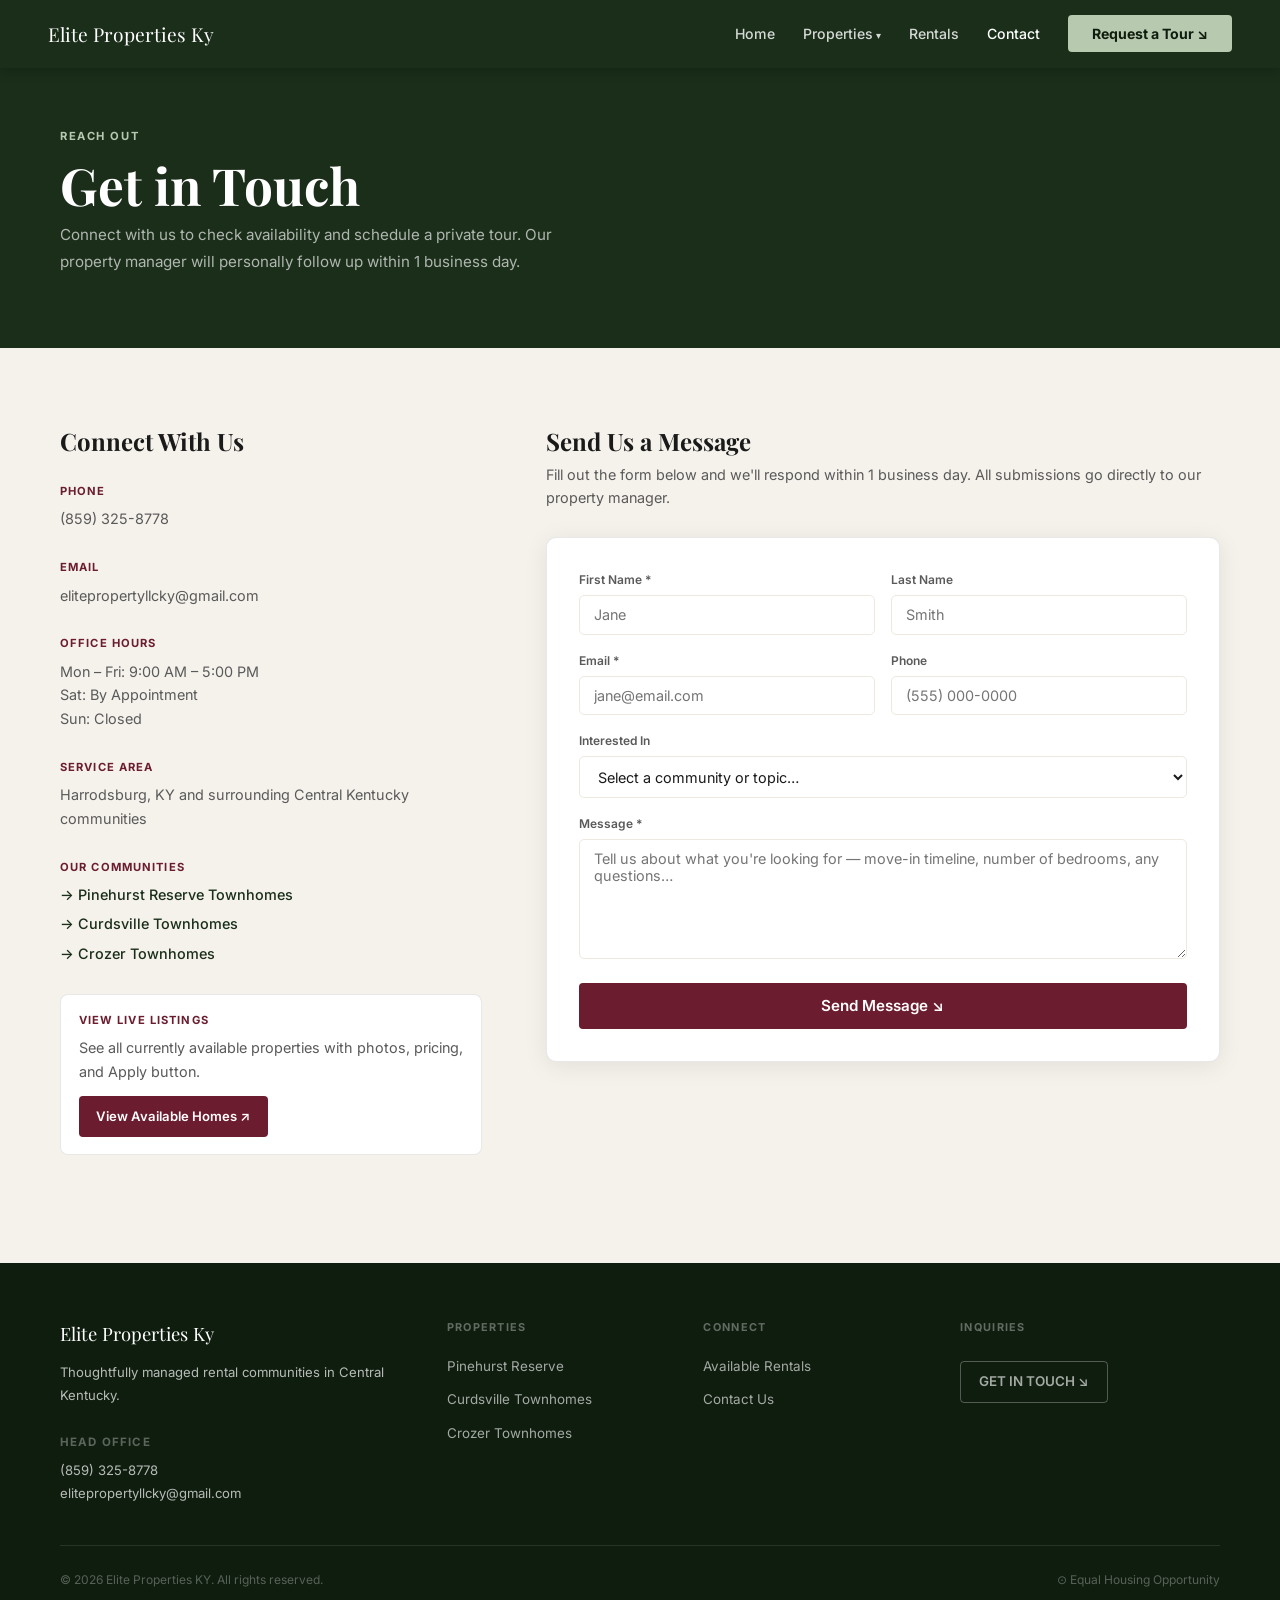
<file: contact.html>
<!DOCTYPE html>
<html lang="en">
<head>
<meta charset="UTF-8"><meta name="viewport" content="width=device-width, initial-scale=1.0">
<title>Contact | Elite Properties Ky</title>
<link rel="icon" href="data:image/svg+xml,<svg xmlns='http://www.w3.org/2000/svg' viewBox='0 0 100 100'><rect fill='%23008C45' width='100' height='100'/><text x='50' y='70' font-size='65' font-weight='bold' fill='white' text-anchor='middle' font-family='serif'>E</text></svg>" />
<link rel="preconnect" href="https://fonts.googleapis.com">
<link href="https://fonts.googleapis.com/css2?family=Playfair+Display:wght@700&family=Inter:wght@400;500;600;700&display=swap" rel="stylesheet">
<link rel="stylesheet" href="style.css">
<style>
.contact-hero { background: var(--forest); padding: 8rem 3rem 4.5rem; }
.contact-hero h1 { color: var(--white); font-size: clamp(2rem,4vw,3.2rem); margin-bottom: .5rem; }
.contact-hero p { color: rgba(255,255,255,.65); font-size: .95rem; max-width: 540px; line-height: 1.75; }
.contact-body { background: var(--cream); padding: 5rem 3rem; }
.contact-grid { display: grid; grid-template-columns: 1fr 1.6fr; gap: 4rem; align-items: start; }
.contact-info h2 { font-family:'Playfair Display',serif; font-size:1.5rem; color:var(--text); margin-bottom:1.75rem; }
.info-block { margin-bottom: 1.75rem; }
.info-block h4 { font-size:.7rem; font-weight:700; letter-spacing:.1em; text-transform:uppercase; color:var(--burgundy); margin-bottom:.4rem; }
.info-block p, .info-block a { font-size:.9rem; color:var(--muted); line-height:1.65; }
.info-block a:hover { color:var(--forest); }
.contact-form-wrap h2 { font-family:'Playfair Display',serif; font-size:1.5rem; color:var(--text); margin-bottom:.5rem; }
.contact-form-wrap > p { color:var(--muted); font-size:.9rem; margin-bottom:1.75rem; }
.form-card { background:var(--white); border-radius:10px; padding:2rem; border:1px solid var(--border); box-shadow:var(--shadow); }
.form-success { display:none; background:#e8f5e8; border:1px solid #b8d8b8; border-radius:6px; padding:1rem 1.25rem; color:#1a5c1a; font-size:.9rem; margin-top:1rem; }
.form-error { display:none; background:#f5e8e8; border:1px solid #d8b8b8; border-radius:6px; padding:1rem 1.25rem; color:#5c1a1a; font-size:.9rem; margin-top:1rem; }
@media(max-width:900px){.contact-hero,.contact-body{padding-left:1.5rem;padding-right:1.5rem;}.contact-grid{grid-template-columns:1fr;gap:2.5rem;}}
</style>
</head>
<body>
<nav>
  <a href="index.html" class="nav-logo">Elite Properties Ky</a>
  <ul class="nav-links">
    <li><a href="/">Home</a></li>
    <li class="nav-dropdown"><a href="#">Properties</a>
      <div class="dropdown-menu">
        <a href="pinehurst">Pinehurst Reserve Townhomes</a>
        <a href="curdsville">Curdsville Townhomes</a>
        <a href="crozer">Crozer Townhomes</a>
      </div>
    </li>
    <li><a href="rentals.html">Rentals</a></li>
    <li><a href="contact.html" class="active">Contact</a></li>
    <li><a href="contact.html" class="nav-cta">Request a Tour ↘</a></li>
  </ul>
  <button class="nav-toggle" aria-label="Menu"><span></span><span></span><span></span></button>
</nav>

<div class="contact-hero">
  <div class="wrap">
    <span class="section-label section-label-accent">Reach Out</span>
    <h1>Get in Touch</h1>
    <p>Connect with us to check availability and schedule a private tour. Our property manager will personally follow up within 1 business day.</p>
  </div>
</div>

<div class="contact-body">
  <div class="wrap">
    <div class="contact-grid">

      <!-- LEFT: INFO -->
      <div class="contact-info">
        <h2>Connect With Us</h2>
        <div class="info-block">
          <h4>Phone</h4>
          <p><a href="tel:8593258778">(859) 325-8778</a></p>
        </div>
        <div class="info-block">
          <h4>Email</h4>
          <p><a href="mailto:elitepropertyllcky@gmail.com">elitepropertyllcky@gmail.com</a></p>
        </div>
        <div class="info-block">
          <h4>Office Hours</h4>
          <p>Mon – Fri: 9:00 AM – 5:00 PM<br>Sat: By Appointment<br>Sun: Closed</p>
        </div>
        <div class="info-block">
          <h4>Service Area</h4>
          <p>Harrodsburg, KY and surrounding Central Kentucky communities</p>
        </div>
        <div class="info-block">
          <h4>Our Communities</h4>
          <p>
            <a href="pinehurst" style="display:block;color:var(--forest);font-weight:500;margin-bottom:.35rem;">→ Pinehurst Reserve Townhomes</a>
            <a href="curdsville" style="display:block;color:var(--forest);font-weight:500;margin-bottom:.35rem;">→ Curdsville Townhomes</a>
            <a href="crozer" style="display:block;color:var(--forest);font-weight:500;">→ Crozer Townhomes</a>
          </p>
        </div>
        <div class="info-block" style="background:var(--white);border-radius:8px;padding:1.1rem;border:1px solid var(--border);">
          <h4>View Live Listings</h4>
          <p style="margin-bottom:.75rem">See all currently available properties with photos, pricing, and Apply button.</p>
          <a href="https://propertymanage.biz/u36003/rentals/listings" target="_blank" class="btn btn-burgundy" style="font-size:.82rem;padding:.6rem 1.1rem;display:inline-flex;color:white;">View Available Homes ↗</a>
        </div>
      </div>

      <!-- RIGHT: FORM (Web3Forms → elitepropertyllcky@gmail.com + Johnlyons1035@gmail.com) -->
      <div class="contact-form-wrap">
        <h2>Send Us a Message</h2>
        <p>Fill out the form below and we'll respond within 1 business day. All submissions go directly to our property manager.</p>

        <div class="form-card">
          <form id="contactForm" onsubmit="handleSubmit(event)">

            <!-- ✅ Web3Forms — emails elitepropertyllcky@gmail.com + Johnlyons1035@gmail.com -->
            <input type="hidden" name="access_key" value="5d942abe-395e-4d1a-a95b-030efd0edc16">
            <input type="hidden" name="subject" value="New Inquiry — Elite Properties KY">
            <input type="hidden" name="to" value="elitepropertyllcky@gmail.com">
            <input type="hidden" name="from_name" value="Elite Properties Website">
            <input type="hidden" name="redirect" value="false">
            <input type="hidden" name="cc" value="Johnlyons1035@gmail.com">
            <input type="hidden" name="replyto" value="elitepropertyllcky@gmail.com">
            <!-- Honeypot spam protection -->
            <input type="checkbox" name="botcheck" style="display:none">

            <div class="form-row">
              <div class="form-group">
                <label for="firstName">First Name *</label>
                <input type="text" id="firstName" name="firstName" required placeholder="Jane">
              </div>
              <div class="form-group">
                <label for="lastName">Last Name</label>
                <input type="text" id="lastName" name="lastName" placeholder="Smith">
              </div>
            </div>
            <div class="form-row">
              <div class="form-group">
                <label for="email">Email *</label>
                <input type="email" id="email" name="email" required placeholder="jane@email.com">
              </div>
              <div class="form-group">
                <label for="phone">Phone</label>
                <input type="tel" id="phone" name="phone" placeholder="(555) 000-0000">
              </div>
            </div>
            <div class="form-row">
              <div class="form-group full">
                <label for="interest">Interested In</label>
                <select id="interest" name="interest">
                  <option value="">Select a community or topic…</option>
                  <option value="Pinehurst Reserve">Pinehurst Reserve Townhomes</option>
                  <option value="Curdsville Townhomes">Curdsville Townhomes</option>
                  <option value="Crozer Townhomes">Crozer Townhomes</option>
                  <option value="General Inquiry">General Inquiry</option>
                  <option value="Request a Tour">Request a Tour</option>
                  <option value="Check Availability">Check Availability</option>
                </select>
              </div>
            </div>
            <div class="form-row">
              <div class="form-group full">
                <label for="message">Message *</label>
                <textarea id="message" name="message" required placeholder="Tell us about what you're looking for — move-in timeline, number of bedrooms, any questions…"></textarea>
              </div>
            </div>

            <button type="submit" id="submitBtn"
              class="btn btn-burgundy"
              style="width:100%;justify-content:center;padding:.85rem;margin-top:.5rem;font-size:.95rem;">
              Send Message ↘
            </button>
          </form>

          <div class="form-success" id="formSuccess">
            ✓ Thank you! Your message has been sent. We'll be in touch within 1 business day.
          </div>
          <div class="form-error" id="formError">
            ⚠ Something went wrong. Please try again or email us at
            <a href="mailto:elitepropertyllcky@gmail.com">elitepropertyllcky@gmail.com</a>
          </div>
        </div>
      </div>

    </div>
  </div>
</div>

<footer>
  <div class="footer-grid">
    <div class="footer-brand">
      <a href="index.html" class="footer-logo">Elite Properties Ky</a>
      <p>Thoughtfully managed rental communities in Central Kentucky.</p>
      <br>
      <p style="font-size:.72rem;color:rgba(255,255,255,.32);font-weight:700;letter-spacing:.1em;text-transform:uppercase;margin-bottom:.4rem">HEAD OFFICE</p>
      <p style="font-size:.82rem">(859) 325-8778<br>elitepropertyllcky@gmail.com</p>
    </div>
    <div class="footer-col"><h4>Properties</h4><ul>
      <li><a href="pinehurst.html">Pinehurst Reserve</a></li>
      <li><a href="curdsville.html">Curdsville Townhomes</a></li>
      <li><a href="crozer.html">Crozer Townhomes</a></li>
    </ul></div>
    <div class="footer-col"><h4>Connect</h4><ul>
      <li><a href="rentals.html">Available Rentals</a></li>
      <li><a href="contact.html">Contact Us</a></li>
    </ul></div>
    <div class="footer-col"><h4>Inquiries</h4>
      <a href="contact.html" class="footer-cta-btn">GET IN TOUCH ↘</a>
    </div>
  </div>
  <div class="footer-bottom">
    <span>© 2026 Elite Properties KY. All rights reserved.</span>
    <span>⊙ Equal Housing Opportunity</span>
  </div>
</footer>

<script src="main.js"></script>
<script>
async function handleSubmit(e) {
  e.preventDefault();
  const form    = e.target;
  const btn     = document.getElementById('submitBtn');
  const success = document.getElementById('formSuccess');
  const error   = document.getElementById('formError');

  // Reset states
  success.style.display = 'none';
  error.style.display   = 'none';
  btn.disabled          = true;
  btn.textContent       = 'Sending…';

  try {
    const formData = new FormData(form);
    const res = await fetch('https://api.web3forms.com/submit', {
      method:  'POST',
      headers: { 'Accept': 'application/json' },
      body:    formData
    });

    const data = await res.json();

    if (data.success) {
      form.style.display    = 'none';
      success.style.display = 'block';
    } else {
      throw new Error(data.message || 'Submission failed');
    }
  } catch (err) {
    console.error('Form error:', err);
    error.style.display = 'block';
    btn.disabled        = false;
    btn.textContent     = 'Send Message ↘';
  }
}
</script>
</body>
</html>
</file>
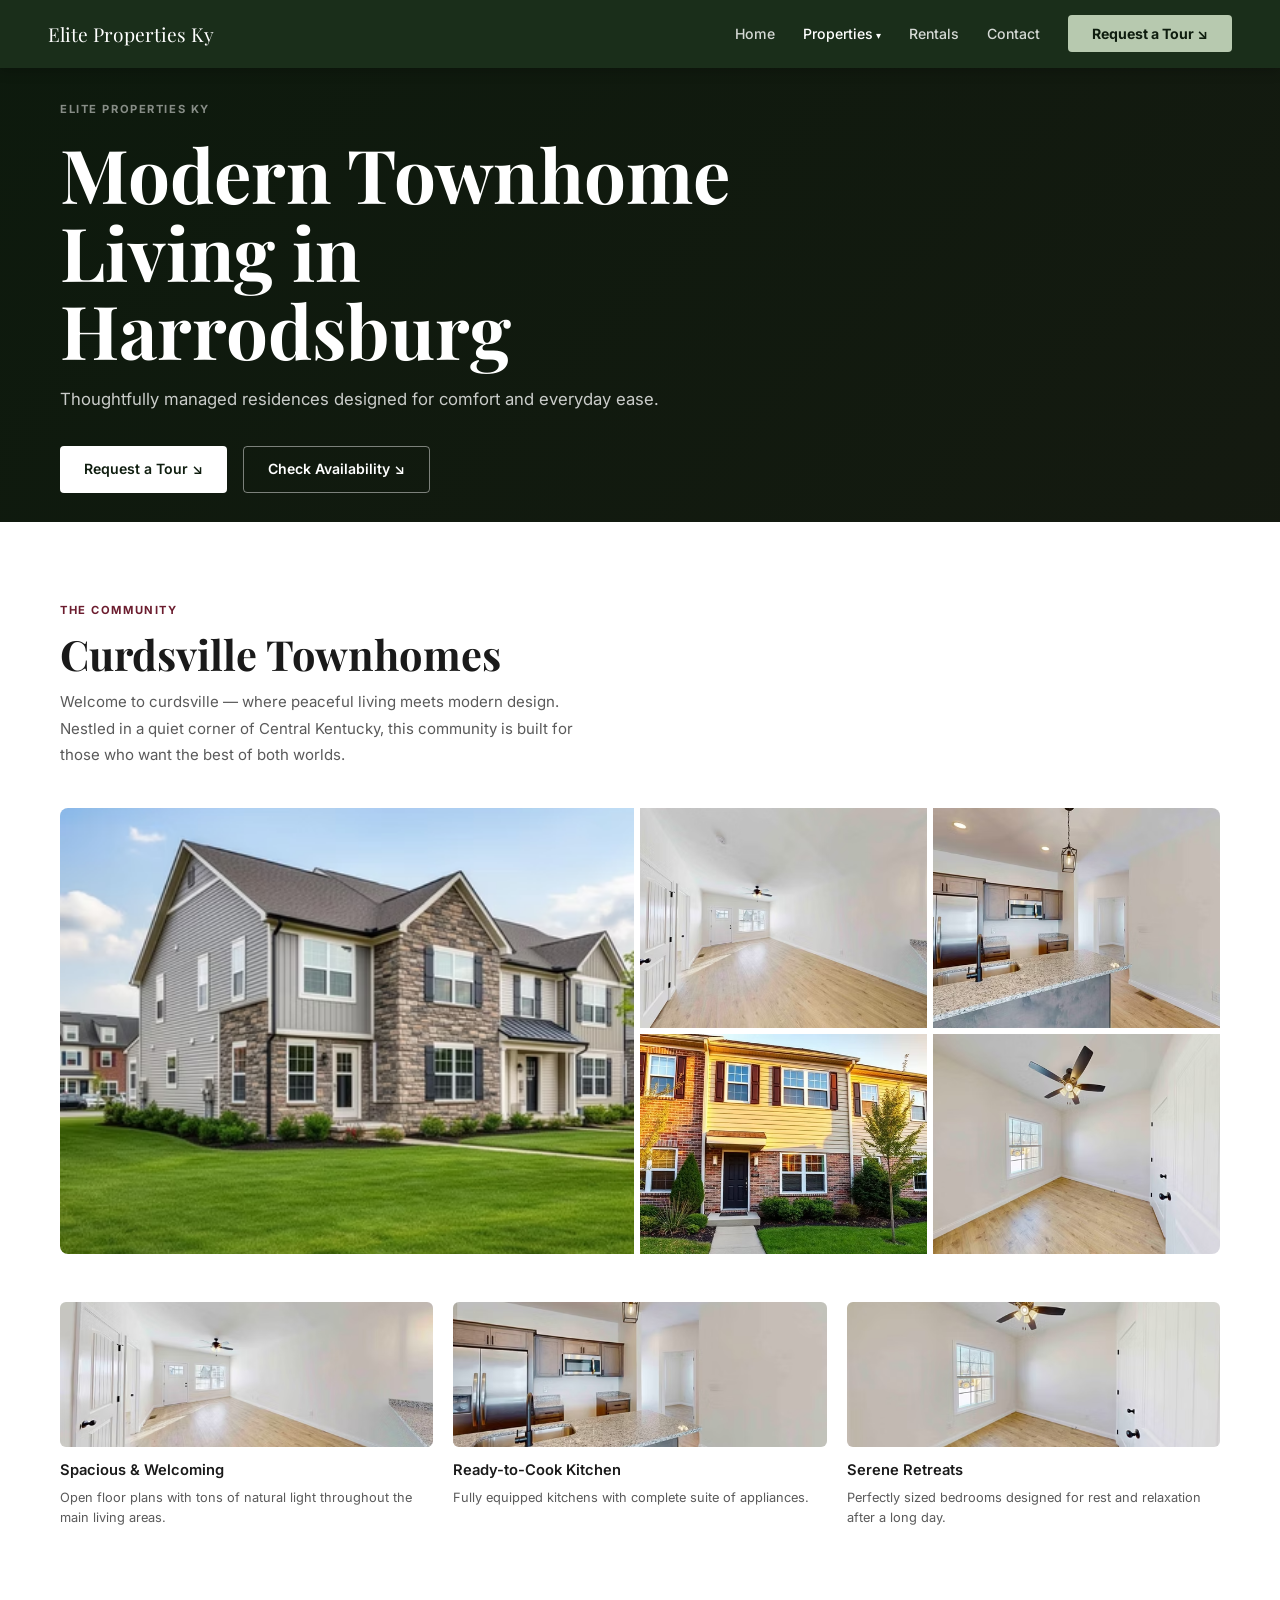
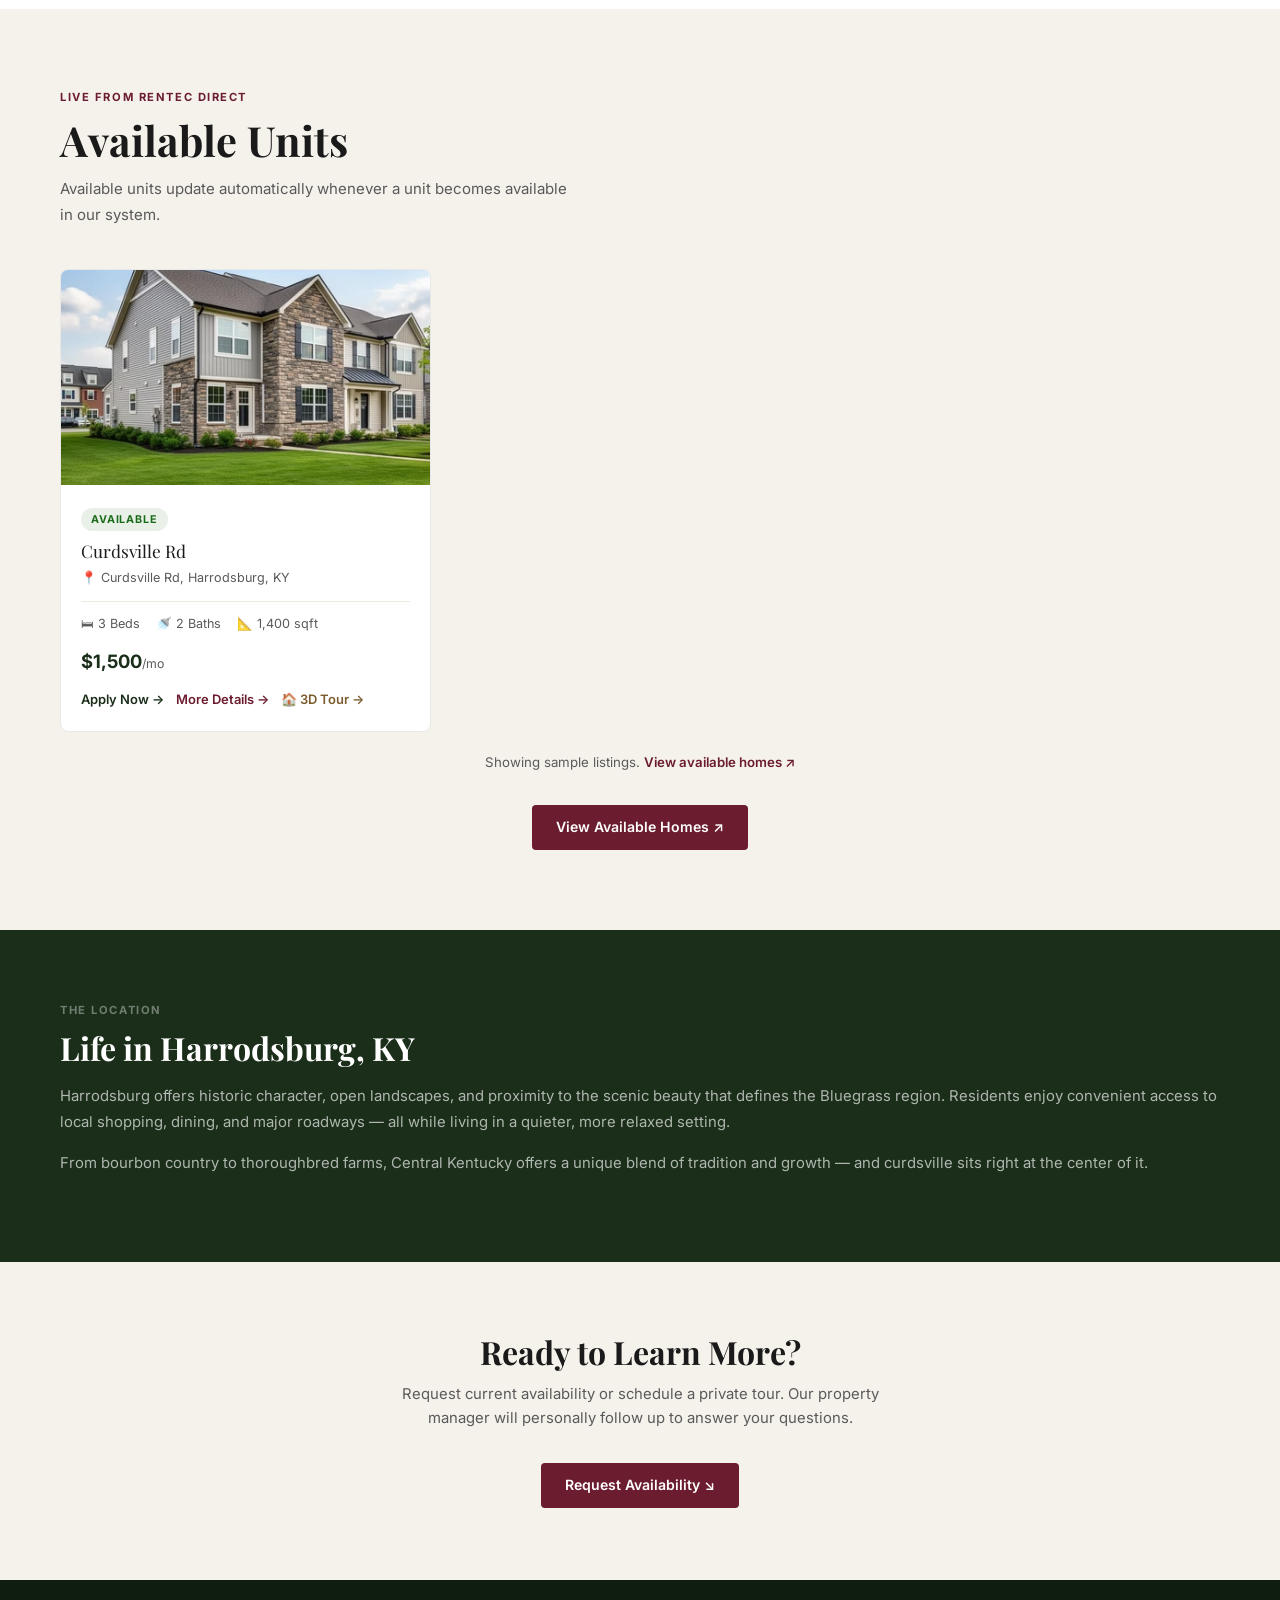
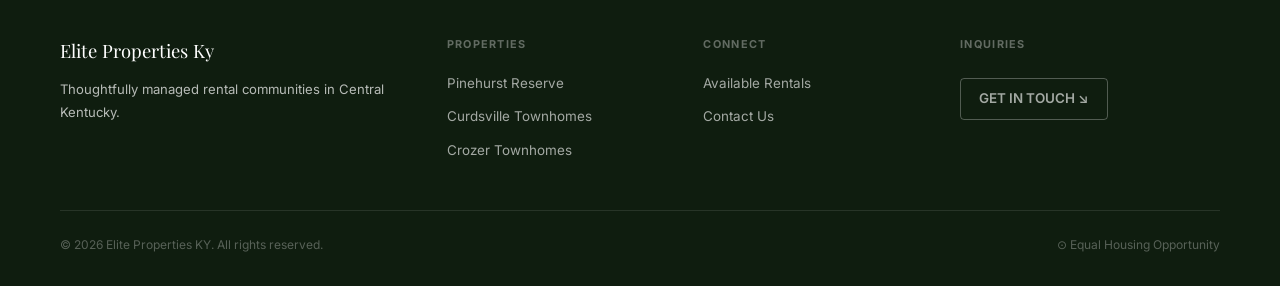
<file: curdsville.html>
<!DOCTYPE html>
<html lang="en">
<head>
<meta charset="UTF-8"><meta name="viewport" content="width=device-width, initial-scale=1.0">
<title>Curdsville Townhomes | Elite Properties Ky</title>
<link rel="icon" href="data:image/svg+xml,<svg xmlns='http://www.w3.org/2000/svg' viewBox='0 0 100 100'><rect fill='%23008C45' width='100' height='100'/><text x='50' y='70' font-size='65' font-weight='bold' fill='white' text-anchor='middle' font-family='serif'>E</text></svg>" />
<link rel="preconnect" href="https://fonts.googleapis.com">
<link href="https://fonts.googleapis.com/css2?family=Playfair+Display:wght@700&family=Inter:wght@400;500;600;700&display=swap" rel="stylesheet">
<link rel="stylesheet" href="style.css">
<style>
.comm-life { background:var(--forest); padding:4.5rem 3rem; }
.comm-life span { color:rgba(255,255,255,.38); }
.comm-life h2 { font-family:'Playfair Display',serif; font-size:clamp(1.5rem,2.5vw,2rem); color:var(--white); margin-bottom:1rem; }
.comm-life p { font-size:.93rem; line-height:1.8; color:rgba(255,255,255,.65); margin-bottom:.85rem; }
.cta-section { background:var(--cream); text-align:center; padding:4.5rem 3rem; }
.cta-section h2 { font-family:'Playfair Display',serif; font-size:clamp(1.5rem,2.5vw,2rem); margin-bottom:.75rem; }
.cta-section p { color:var(--muted); max-width:480px; margin:0 auto 2rem; font-size:.93rem; }
@media(max-width:768px){.photo-gallery{grid-template-columns:1fr 1fr;grid-template-rows:auto;}.photo-gallery img:first-child{grid-row:auto;}}
</style>
</head>
<body>
<nav>
  <a href="index.html" class="nav-logo">Elite Properties Ky</a>
  <ul class="nav-links">
    <li><a href="/">Home</a></li>
    <li class="nav-dropdown"><a href="#" class="active">Properties</a>
      <div class="dropdown-menu">
        <a href="pinehurst">Pinehurst Reserve Townhomes</a>
        <a href="curdsville">Curdsville Townhomes</a>
        <a href="crozer">Crozer Townhomes</a>
      </div>
    </li>
    <li><a href="rentals">Rentals</a></li>
    <li><a href="contact">Contact</a></li>
    <li><a href="contact" class="nav-cta">Request a Tour ↘</a></li>
  </ul>
  <button class="nav-toggle" aria-label="Menu"><span></span><span></span><span></span></button>
</nav>

<section class="hero hero-short">
  <div class="hero-bg" style="background-image:url('https://static.wixstatic.com/media/23b958_6a4a3c3a8d1b416b8bd9cf13ebec25a1~mv2.jpg/v1/fill/w_1920,h_1080,q_90,enc_avif,quality_auto/23b958_c63b4e289097448fad026cc8f93c95b8~mv2.jpg');"></div>
  <div class="hero-overlay"></div>
  <div class="hero-inner">
  <div class="hero-content">
    <span class="hero-eyebrow">Elite Properties Ky</span>
    <h1>Modern Townhome Living in Harrodsburg</h1>
    <p class="hero-sub">Thoughtfully managed residences designed for comfort and everyday ease.</p>
    <div class="hero-actions">
      <a href="contact" class="btn btn-white">Request a Tour ↘</a>
      <a href="#availability" class="btn btn-outline-white">Check Availability ↘</a>
    </div>
  </div>
  </div>
</section>

<section class="section">
  <div class="wrap">
    <span class="section-label">The Community</span>
    <h2 class="section-title">Curdsville Townhomes</h2>
    <p class="section-sub">Welcome to curdsville — where peaceful living meets modern design. Nestled in a quiet corner of Central Kentucky, this community is built for those who want the best of both worlds.</p>

    <div class="photo-gallery">
      <img src="images/home-hero-2.avif" alt="Pinehurst exterior">
      <img src="images/web-20.avif" alt="Living area">
      <img src="images/web-16.avif" alt="Kitchen">
      <img src="images/property-secondary.avif" alt="Exterior 2">
      <img src="images/web-19.avif" alt="Bedroom">
    </div>

    <div class="feature-grid" style="margin-top:3rem;">
      <div class="feature-item">
        <img src="images/web-20.avif" alt="Spacious">
        <h4>Spacious & Welcoming</h4><p>Open floor plans with tons of natural light throughout the main living areas.</p>
      </div>
      <div class="feature-item">
        <img src="images/web-16.avif" alt="Kitchen">
        <h4>Ready-to-Cook Kitchen</h4><p>Fully equipped kitchens with complete suite of appliances.</p>
      </div>
      <div class="feature-item">
        <img src="images/web-19.avif" alt="Bedroom">
        <h4>Serene Retreats</h4><p>Perfectly sized bedrooms designed for rest and relaxation after a long day.</p>
      </div>
    </div>
  </div>
</section>

<!-- LIVE UNITS FROM RENTEC -->
<section class="section" style="background:var(--cream);" id="availability">
  <div class="wrap">
    <span class="section-label">Live from Rentec Direct</span>
    <h2 class="section-title">Available Units</h2>
    <p class="section-sub">Available units update automatically whenever a unit becomes available in our system.</p>
    <div class="prop-grid" id="propsGrid">
      <div class="state-center"><div class="spinner"></div><p>Loading units…</p></div>
    </div>
    <div style="text-align:center;margin-top:2rem;">
      <a href="https://propertymanage.biz/u36003/rentals/listings" target="_blank" class="btn btn-burgundy">View Available Homes ↗</a>
    </div>
  </div>
</section>

<div class="comm-life">
  <div class="wrap">
    <span class="section-label">The Location</span>
    <h2>Life in Harrodsburg, KY</h2>
    <p>Harrodsburg offers historic character, open landscapes, and proximity to the scenic beauty that defines the Bluegrass region. Residents enjoy convenient access to local shopping, dining, and major roadways — all while living in a quieter, more relaxed setting.</p>
    <p>From bourbon country to thoroughbred farms, Central Kentucky offers a unique blend of tradition and growth — and curdsville sits right at the center of it.</p>
  </div>
</div>

<div class="cta-section">
  <h2>Ready to Learn More?</h2>
  <p>Request current availability or schedule a private tour. Our property manager will personally follow up to answer your questions.</p>
  <a href="contact.html" class="btn btn-burgundy">Request Availability ↘</a>
</div>

<footer>
  <div class="footer-grid">
    <div class="footer-brand"><a href="index.html" class="footer-logo">Elite Properties Ky</a><p>Thoughtfully managed rental communities in Central Kentucky.</p></div>
    <div class="footer-col"><h4>Properties</h4><ul><li><a href="pinehurst">Pinehurst Reserve</a></li><li><a href="curdsville">Curdsville Townhomes</a></li><li><a href="crozer">Crozer Townhomes</a></li></ul></div>
    <div class="footer-col"><h4>Connect</h4><ul><li><a href="rentals.html">Available Rentals</a></li><li><a href="contact.html">Contact Us</a></li></ul></div>
    <div class="footer-col"><h4>Inquiries</h4><a href="contact.html" class="footer-cta-btn">GET IN TOUCH ↘</a></div>
  </div>
  <div class="footer-bottom"><span>© 2026 Elite Properties KY. All rights reserved.</span><span>⊙ Equal Housing Opportunity</span></div>
</footer>
<script src="main.js"></script>
<script>
  document.addEventListener('DOMContentLoaded', () => {
    loadProperties({ gridId:'propsGrid', communityFilter:'curdsville' });
  });
</script>
</body>
</html>
</file>
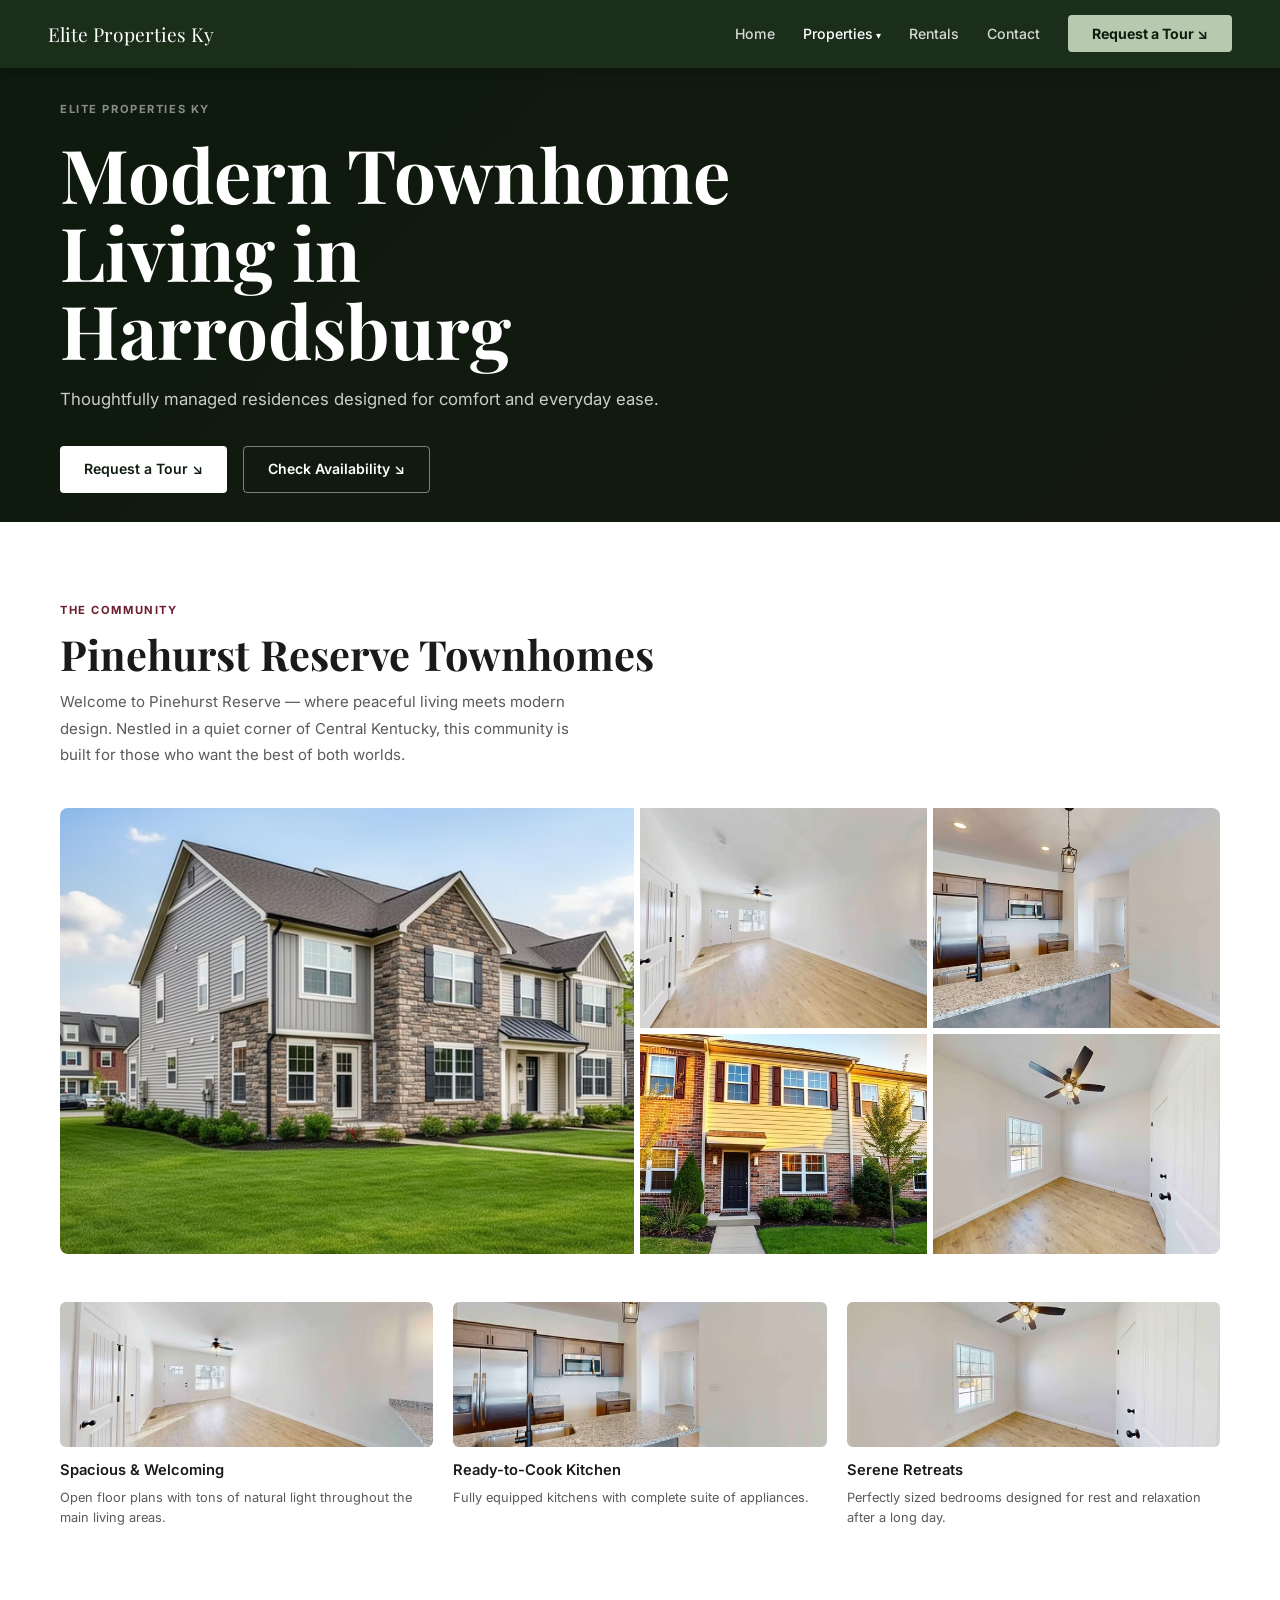
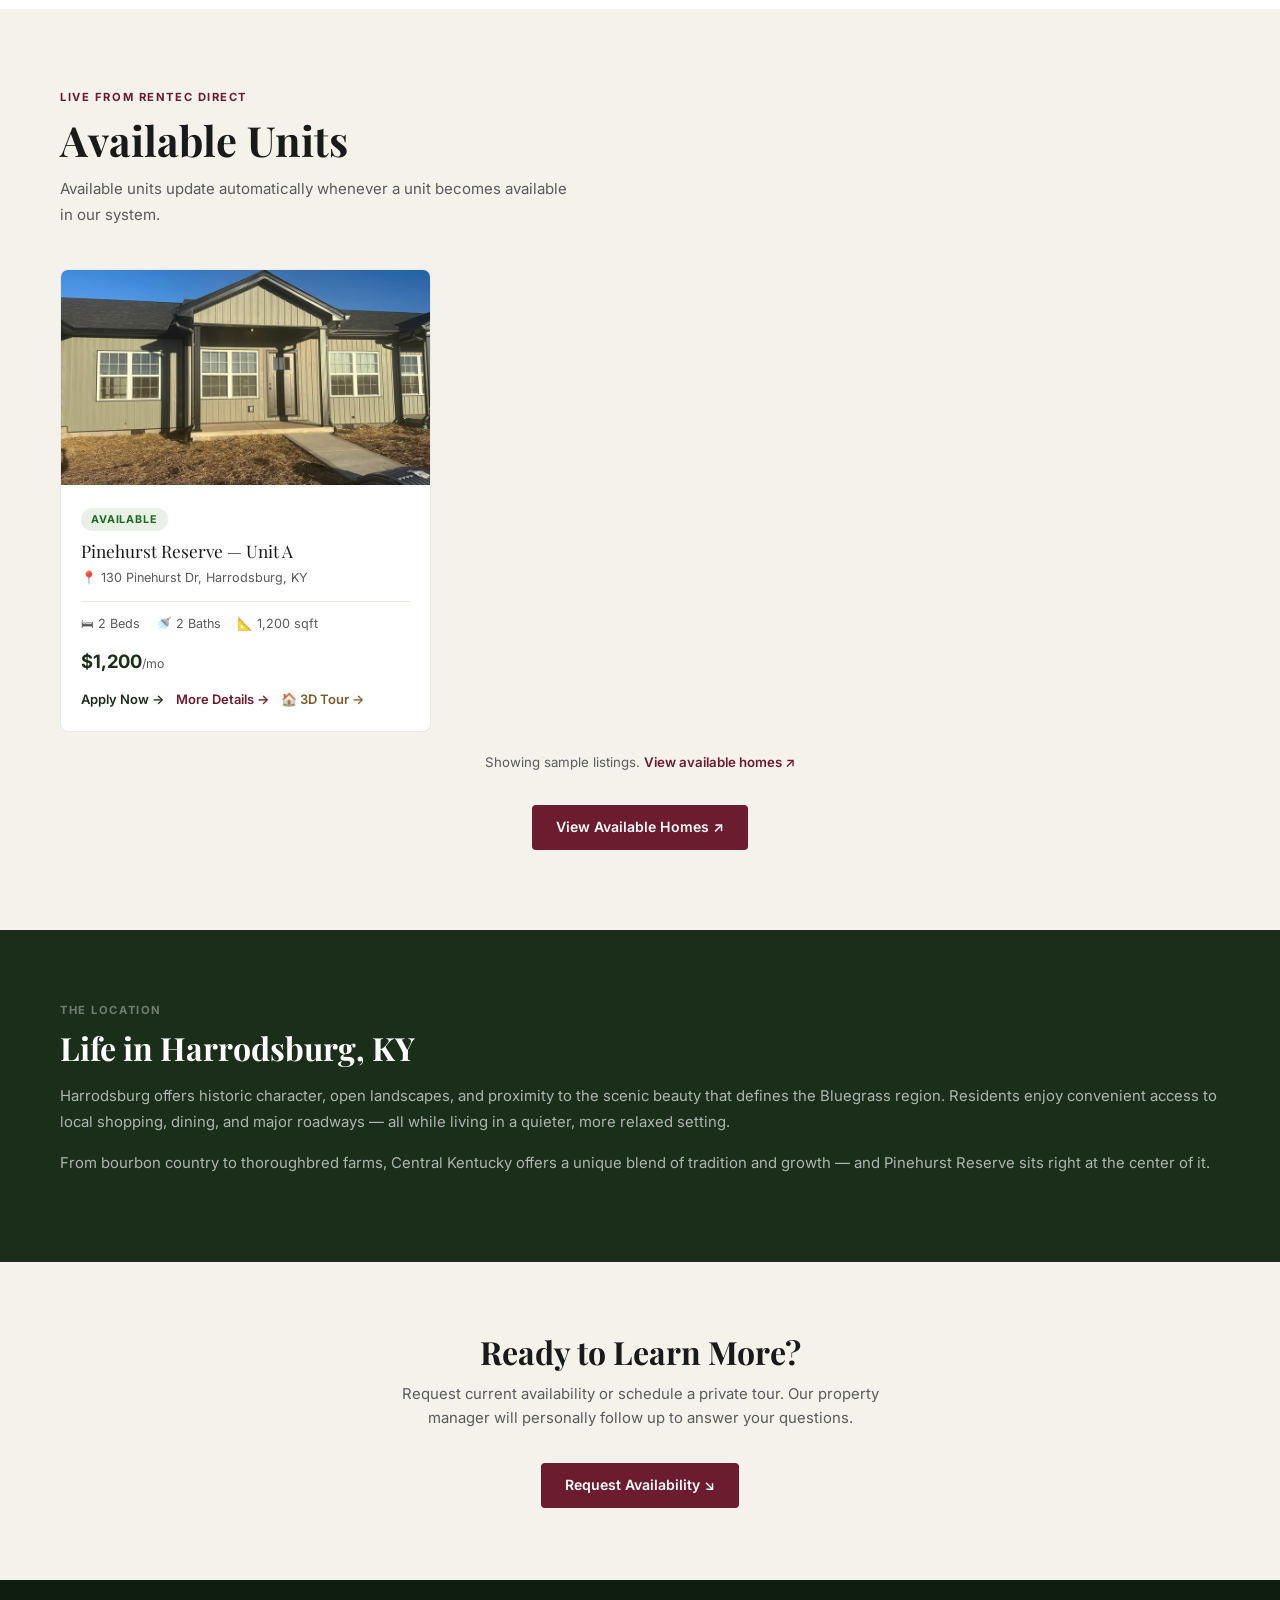
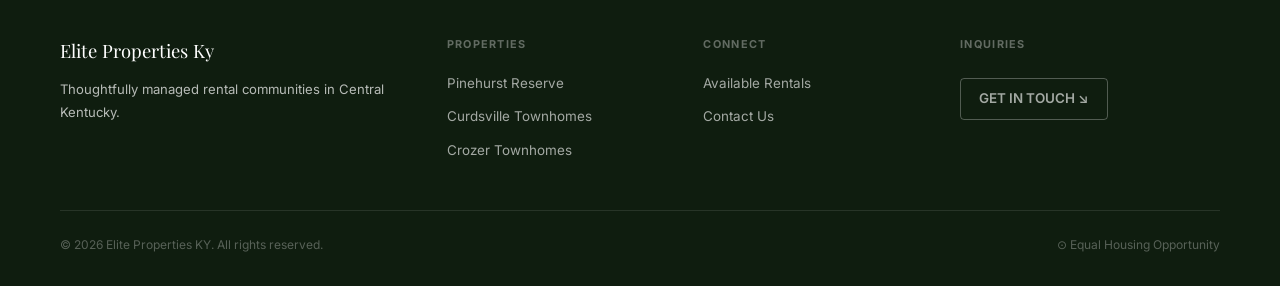
<file: pinehurst.html>
<!DOCTYPE html>
<html lang="en">
<head>
<meta charset="UTF-8"><meta name="viewport" content="width=device-width, initial-scale=1.0">
<title>Pinehurst Reserve Townhomes | Elite Properties Ky</title>
<link rel="icon" href="data:image/svg+xml,<svg xmlns='http://www.w3.org/2000/svg' viewBox='0 0 100 100'><rect fill='%23008C45' width='100' height='100'/><text x='50' y='70' font-size='65' font-weight='bold' fill='white' text-anchor='middle' font-family='serif'>E</text></svg>" />
<link rel="preconnect" href="https://fonts.googleapis.com">
<link href="https://fonts.googleapis.com/css2?family=Playfair+Display:wght@700&family=Inter:wght@400;500;600;700&display=swap" rel="stylesheet">
<link rel="stylesheet" href="style.css">
<style>
.comm-life { background:var(--forest); padding:4.5rem 3rem; }
.comm-life span { color:rgba(255,255,255,.38); }
.comm-life h2 { font-family:'Playfair Display',serif; font-size:clamp(1.5rem,2.5vw,2rem); color:var(--white); margin-bottom:1rem; }
.comm-life p { font-size:.93rem; line-height:1.8; color:rgba(255,255,255,.65); margin-bottom:.85rem; }
.cta-section { background:var(--cream); text-align:center; padding:4.5rem 3rem; }
.cta-section h2 { font-family:'Playfair Display',serif; font-size:clamp(1.5rem,2.5vw,2rem); margin-bottom:.75rem; }
.cta-section p { color:var(--muted); max-width:480px; margin:0 auto 2rem; font-size:.93rem; }
@media(max-width:768px){.photo-gallery{grid-template-columns:1fr 1fr;grid-template-rows:auto;}.photo-gallery img:first-child{grid-row:auto;}}
</style>
</head>
<body>
<nav>
  <a href="index.html" class="nav-logo">Elite Properties Ky</a>
  <ul class="nav-links">
    <li><a href="/">Home</a></li>
    <li class="nav-dropdown"><a href="#" class="active">Properties</a>
      <div class="dropdown-menu">
        <a href="pinehurst">Pinehurst Reserve Townhomes</a>
        <a href="curdsville">Curdsville Townhomes</a>
        <a href="crozer">Crozer Townhomes</a>
      </div>
    </li>
    <li><a href="rentals">Rentals</a></li>
    <li><a href="contact">Contact</a></li>
    <li><a href="contact" class="nav-cta">Request a Tour ↘</a></li>
  </ul>
  <button class="nav-toggle" aria-label="Menu"><span></span><span></span><span></span></button>
</nav>

<section class="hero hero-short">
  <div class="hero-bg" style="background-image:url('https://images.unsplash.com/photo-1568605114967-8130f3a36994?auto=format&fit=crop&w=1920&q=80');"></div>
  <div class="hero-overlay"></div>
  <div class="hero-inner">
  <div class="hero-content">
    <span class="hero-eyebrow">Elite Properties Ky</span>
    <h1>Modern Townhome Living in Harrodsburg</h1>
    <p class="hero-sub">Thoughtfully managed residences designed for comfort and everyday ease.</p>
    <div class="hero-actions">
      <a href="contact" class="btn btn-white">Request a Tour ↘</a>
      <a href="#availability" class="btn btn-outline-white">Check Availability ↘</a>
    </div>
  </div>
  </div>
</section>

<section class="section">
  <div class="wrap">
    <span class="section-label">The Community</span>
    <h2 class="section-title">Pinehurst Reserve Townhomes</h2>
    <p class="section-sub">Welcome to Pinehurst Reserve — where peaceful living meets modern design. Nestled in a quiet corner of Central Kentucky, this community is built for those who want the best of both worlds.</p>

    <div class="photo-gallery">
      <img src="images/pinehurst-hero.avif" alt="Pinehurst exterior">
      <img src="images/web-20.avif" alt="Living area">
      <img src="images/web-16.avif" alt="Kitchen">
      <img src="images/property-secondary.avif" alt="Exterior 2">
      <img src="images/web-19.avif" alt="Bedroom">
    </div>

    <div class="feature-grid" style="margin-top:3rem;">
      <div class="feature-item">
        <img src="images/web-20.avif" alt="Spacious">
        <h4>Spacious & Welcoming</h4><p>Open floor plans with tons of natural light throughout the main living areas.</p>
      </div>
      <div class="feature-item">
        <img src="images/web-16.avif" alt="Kitchen">
        <h4>Ready-to-Cook Kitchen</h4><p>Fully equipped kitchens with complete suite of appliances.</p>
      </div>
      <div class="feature-item">
        <img src="images/web-19.avif" alt="Bedroom">
        <h4>Serene Retreats</h4><p>Perfectly sized bedrooms designed for rest and relaxation after a long day.</p>
      </div>
    </div>
  </div>
</section>

<!-- LIVE UNITS FROM RENTEC -->
<section class="section" style="background:var(--cream);" id="availability">
  <div class="wrap">
    <span class="section-label">Live from Rentec Direct</span>
    <h2 class="section-title">Available Units</h2>
    <p class="section-sub">Available units update automatically whenever a unit becomes available in our system.</p>
    <div class="prop-grid" id="propsGrid">
      <div class="state-center"><div class="spinner"></div><p>Loading units…</p></div>
    </div>
    <div style="text-align:center;margin-top:2rem;">
      <a href="https://propertymanage.biz/u36003/rentals/listings" target="_blank" class="btn btn-burgundy">View Available Homes ↗</a>
    </div>
  </div>
</section>

<div class="comm-life">
  <div class="wrap">
    <span class="section-label">The Location</span>
    <h2>Life in Harrodsburg, KY</h2>
    <p>Harrodsburg offers historic character, open landscapes, and proximity to the scenic beauty that defines the Bluegrass region. Residents enjoy convenient access to local shopping, dining, and major roadways — all while living in a quieter, more relaxed setting.</p>
    <p>From bourbon country to thoroughbred farms, Central Kentucky offers a unique blend of tradition and growth — and Pinehurst Reserve sits right at the center of it.</p>
  </div>
</div>

<div class="cta-section">
  <h2>Ready to Learn More?</h2>
  <p>Request current availability or schedule a private tour. Our property manager will personally follow up to answer your questions.</p>
  <a href="contact.html" class="btn btn-burgundy">Request Availability ↘</a>
</div>

<footer>
  <div class="footer-grid">
    <div class="footer-brand"><a href="index.html" class="footer-logo">Elite Properties Ky</a><p>Thoughtfully managed rental communities in Central Kentucky.</p></div>
    <div class="footer-col"><h4>Properties</h4><ul><li><a href="pinehurst">Pinehurst Reserve</a></li><li><a href="curdsville">Curdsville Townhomes</a></li><li><a href="crozer">Crozer Townhomes</a></li></ul></div>
    <div class="footer-col"><h4>Connect</h4><ul><li><a href="rentals.html">Available Rentals</a></li><li><a href="contact.html">Contact Us</a></li></ul></div>
    <div class="footer-col"><h4>Inquiries</h4><a href="contact.html" class="footer-cta-btn">GET IN TOUCH ↘</a></div>
  </div>
  <div class="footer-bottom"><span>© 2026 Elite Properties KY. All rights reserved.</span><span>⊙ Equal Housing Opportunity</span></div>
</footer>
<script src="main.js"></script>
<script>
  document.addEventListener('DOMContentLoaded', () => {
    loadProperties({ gridId:'propsGrid', communityFilter:'pinehurst' });
  });
</script>
</body>
</html>
</file>
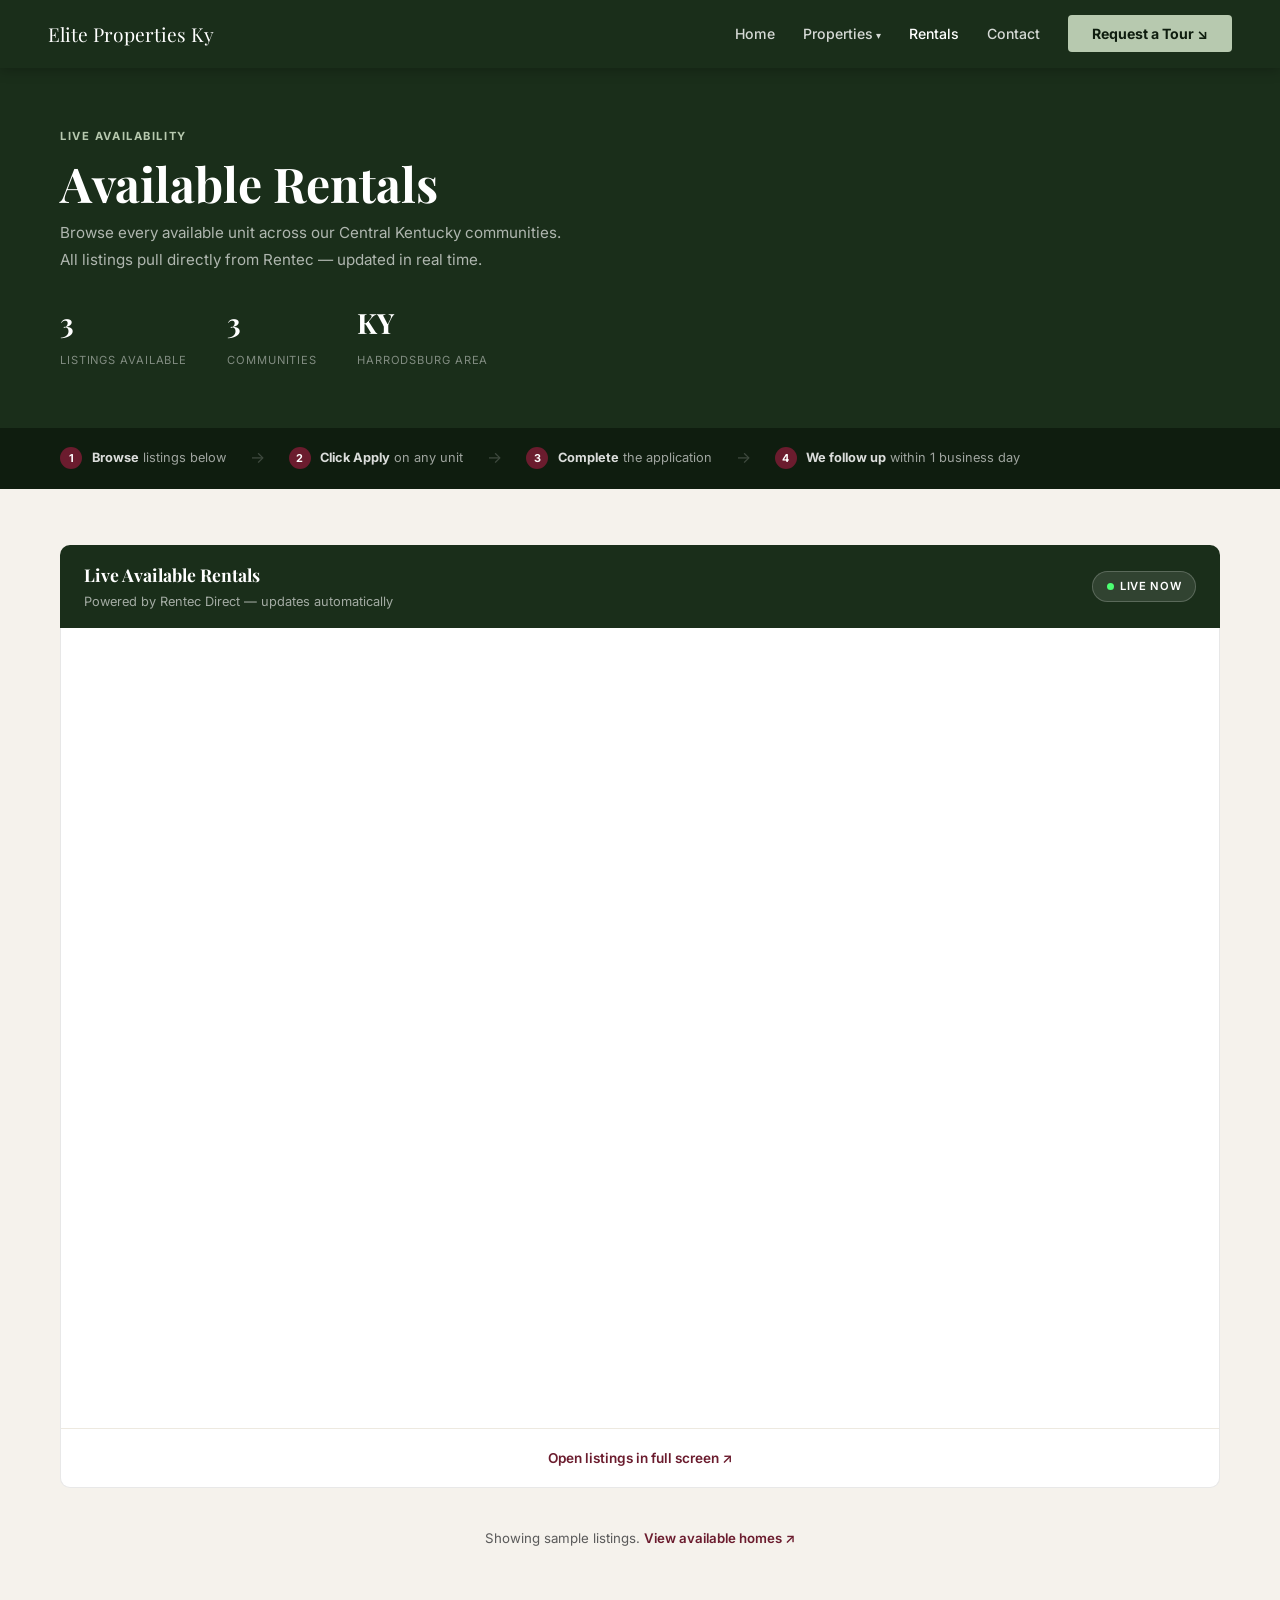
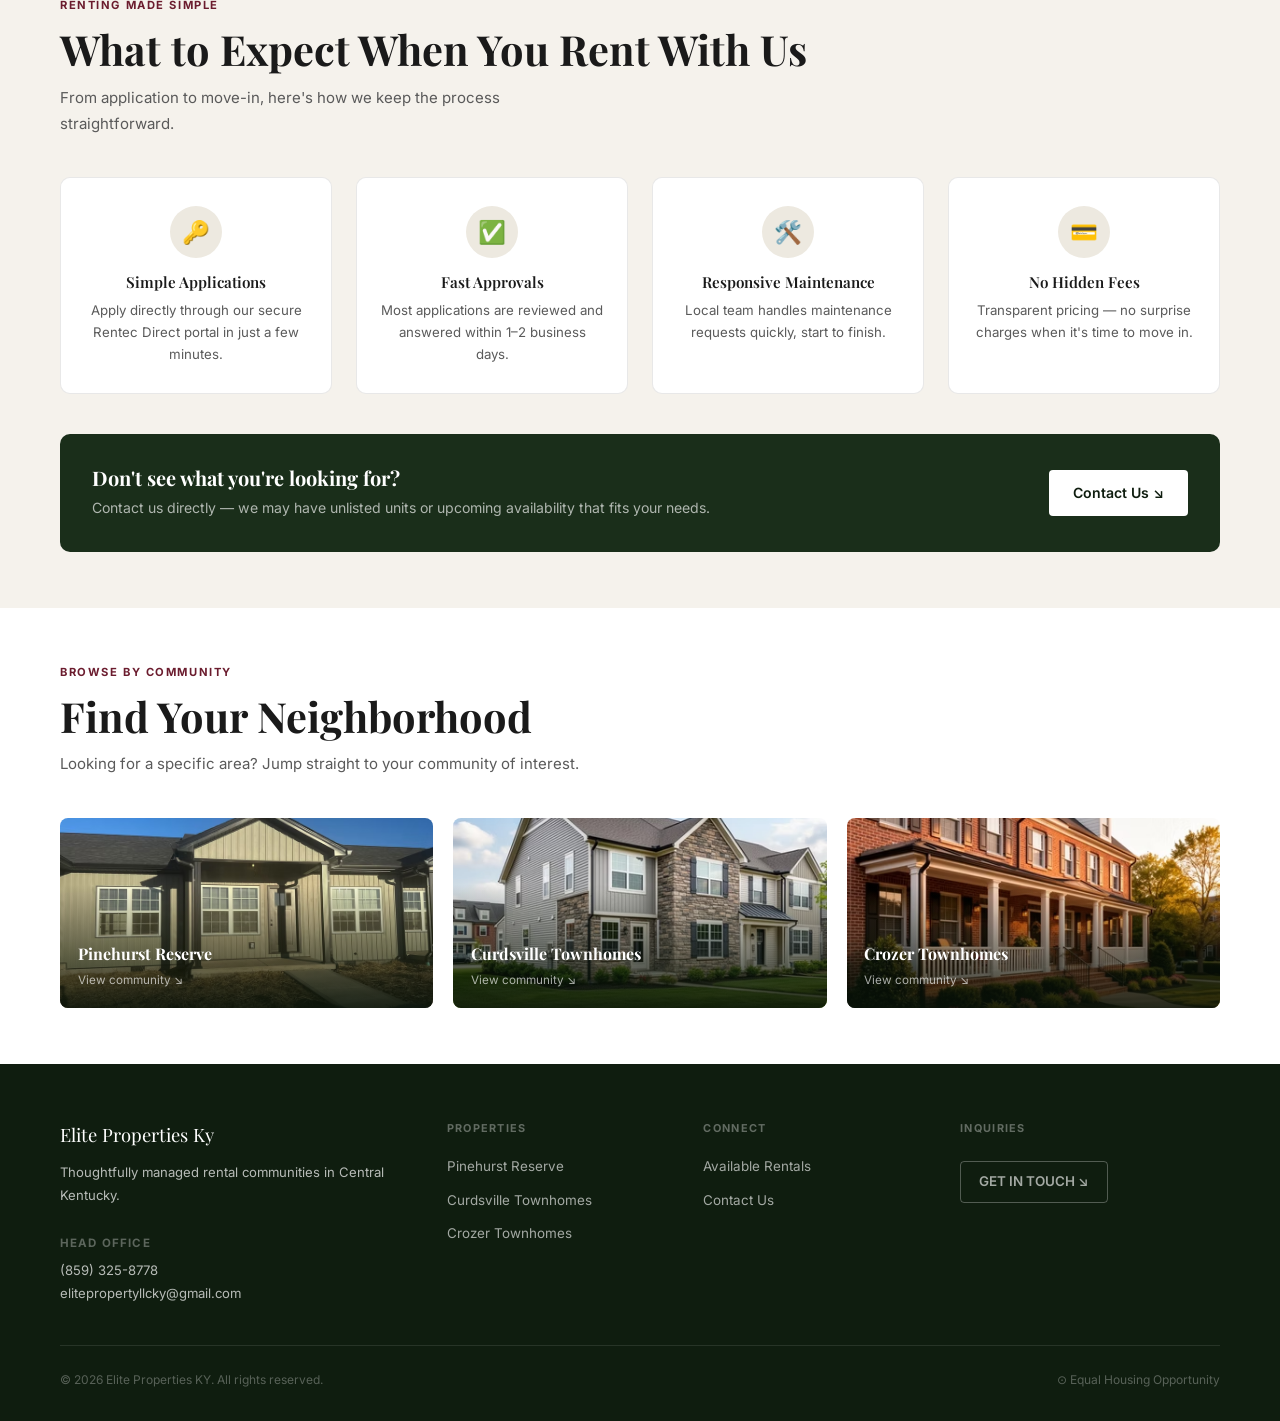
<file: rentals.html>
<!DOCTYPE html>
<html lang="en">
<head>
<meta charset="UTF-8"><meta name="viewport" content="width=device-width, initial-scale=1.0">
<title>Available Rentals | Elite Properties Ky</title>
<link rel="icon" href="data:image/svg+xml,<svg xmlns='http://www.w3.org/2000/svg' viewBox='0 0 100 100'><rect fill='%23008C45' width='100' height='100'/><text x='50' y='70' font-size='65' font-weight='bold' fill='white' text-anchor='middle' font-family='serif'>E</text></svg>" />
<link rel="preconnect" href="https://fonts.googleapis.com">
<link href="https://fonts.googleapis.com/css2?family=Playfair+Display:wght@700&family=Inter:wght@400;500;600;700&display=swap" rel="stylesheet">
<link rel="stylesheet" href="style.css">
<style>
.rentals-hero { background:var(--forest); padding:8rem 3rem 3.5rem; }
.rentals-hero h1 { color:var(--white); font-size:clamp(2rem,4vw,3rem); margin-bottom:.6rem; }
.rentals-hero p { color:rgba(255,255,255,.65); font-size:.95rem; max-width:520px; line-height:1.75; }
.hero-stats { display:flex; gap:2.5rem; margin-top:1.75rem; flex-wrap:wrap; }
.hstat strong { display:block; font-family:'Playfair Display',serif; font-size:1.75rem; color:var(--white); }
.hstat span { font-size:.7rem; color:rgba(255,255,255,.45); letter-spacing:.08em; text-transform:uppercase; }

.steps-strip { background:var(--forest-dark); padding:1.1rem 3rem; }
.steps { max-width:1160px; margin:0 auto; display:flex; align-items:center; gap:1.5rem; flex-wrap:wrap; }
.step { display:flex; align-items:center; gap:.6rem; font-size:.8rem; color:rgba(255,255,255,.6); }
.step .n { width:22px; height:22px; border-radius:50%; background:var(--burgundy); color:#fff; font-size:.68rem; font-weight:700; display:flex; align-items:center; justify-content:center; flex-shrink:0; }
.step strong { color:rgba(255,255,255,.85); }
.step-arr { color:rgba(255,255,255,.2); }

/* FILTER BAR */
.listings-section { background:var(--cream); padding:3.5rem 3rem; }
#propsCount { font-size:.83rem; color:var(--muted); margin-bottom:1rem; }
#propsCount strong { color:var(--forest); }

/* PROPERTY CARDS — bigger on rentals page */
.prop-grid-rentals { display:grid; grid-template-columns:repeat(auto-fill,minmax(340px,1fr)); gap:1.75rem; }
.prop-card-lg { background:var(--white); border-radius:10px; border:1px solid var(--border); overflow:hidden; transition:transform .2s,box-shadow .2s; }
.prop-card-lg:hover { transform:translateY(-4px); box-shadow:0 12px 36px rgba(0,0,0,0.1); }
.prop-card-lg-img { width:100%; height:240px; object-fit:cover; display:block; }
.prop-card-lg-img-ph { width:100%; height:240px; background:linear-gradient(135deg,#c8d5c8,#a0b8a0); display:flex; align-items:center; justify-content:center; }
.prop-card-lg-body { padding:1.5rem; }
.prop-badge { display:inline-block; font-size:.67rem; font-weight:700; letter-spacing:.08em; text-transform:uppercase; padding:3px 10px; border-radius:20px; margin-bottom:.6rem; }
.prop-badge.avail { background:#e8f0e8; color:#1a6b1a; }
.prop-badge.soon { background:#f5e8eb; color:var(--burgundy); }
.prop-name-lg { font-family:'Playfair Display',serif; font-size:1.2rem; color:var(--text); margin-bottom:.3rem; }
.prop-addr { font-size:.82rem; color:var(--muted); margin-bottom:.85rem; }
.prop-stats-lg { display:flex; gap:1.25rem; font-size:.82rem; color:var(--muted); border-top:1px solid var(--cream-dark); padding-top:.85rem; margin-bottom:.85rem; flex-wrap:wrap; }
.prop-price-lg { font-size:1.4rem; font-weight:700; color:var(--forest); margin-bottom:1rem; }
.prop-price-lg small { font-size:.8rem; font-weight:400; color:var(--muted); }
.prop-desc { font-size:.85rem; color:var(--muted); line-height:1.65; margin-bottom:1.25rem; }
.prop-btn-row { display:flex; gap:.75rem; flex-wrap:wrap; }
.btn-apply { display:inline-flex; align-items:center; gap:.4rem; background:var(--burgundy); color:var(--white); padding:.65rem 1.25rem; border-radius:5px; font-size:.85rem; font-weight:700; transition:background .2s; flex:1; justify-content:center; }
.btn-apply:hover { background:var(--burg-dark); }
.btn-details { display:inline-flex; align-items:center; gap:.4rem; background:transparent; color:var(--forest); border:1.5px solid var(--forest); padding:.65rem 1.25rem; border-radius:5px; font-size:.85rem; font-weight:600; transition:all .2s; flex:1; justify-content:center; }
.btn-details:hover { background:var(--forest); color:var(--white); }
.btn-tour { display:inline-flex; align-items:center; gap:.4rem; background:var(--cream); color:#7c5c2e; border:1.5px solid #c8b090; padding:.65rem 1rem; border-radius:5px; font-size:.82rem; font-weight:600; transition:all .2s; }
.btn-tour:hover { background:#f0e0c0; }

/* Contact inquiry card */
.inquiry-card { background:var(--forest); border-radius:10px; padding:2rem; margin-top:2.5rem; display:grid; grid-template-columns:1fr auto; align-items:center; gap:2rem; }
.inquiry-card h3 { font-family:'Playfair Display',serif; font-size:1.25rem; color:var(--white); margin-bottom:.5rem; }
.inquiry-card p { color:rgba(255,255,255,.65); font-size:.88rem; }
.inquiry-card .btn-white { white-space:nowrap; }

/* State boxes */
.state-center { grid-column:1/-1; text-align:center; padding:4rem 1rem; color:var(--muted); }
.spinner { width:34px; height:34px; border:3px solid var(--cream-dark); border-top-color:var(--forest); border-radius:50%; animation:spin .75s linear infinite; margin:0 auto 1rem; }
@keyframes spin { to{transform:rotate(360deg)} }

/* Community quick links */
.comm-quick { background:var(--white); padding:3.5rem 3rem; }
.comm-quick-grid { display:grid; grid-template-columns:repeat(3,1fr); gap:1.25rem; margin-top:1.75rem; }
.cq-card { position:relative; border-radius:8px; overflow:hidden; min-height:190px; display:flex; align-items:flex-end; transition:transform .2s; }
.cq-card:hover { transform:translateY(-3px); }
.cq-card img { position:absolute; inset:0; width:100%; height:100%; object-fit:cover; }
.cq-overlay { position:absolute; inset:0; background:linear-gradient(to top,rgba(8,18,8,.88) 0%,transparent 65%); }
.cq-info { position:relative; z-index:2; padding:1rem 1.1rem; color:var(--white); }
.cq-info h3 { font-family:'Playfair Display',serif; font-size:1rem; margin-bottom:.2rem; }
.cq-info span { font-size:.73rem; color:rgba(255,255,255,.65); }

@media(max-width:900px) {
  .rentals-hero,.listings-section,.comm-quick,.steps-strip { padding-left:1.5rem; padding-right:1.5rem; }
  .prop-grid-rentals { grid-template-columns:1fr; }
  .inquiry-card { grid-template-columns:1fr; }
  .comm-quick-grid { grid-template-columns:1fr; }
  .prop-btn-row { flex-direction:column; }
  .btn-apply,.btn-details { flex:none; }
  .expect-grid { grid-template-columns:1fr 1fr !important; }
}
@media(max-width:560px) {
  .expect-grid { grid-template-columns:1fr !important; }
}
</style>
</head>
<body>

<!-- NAV -->
<nav>
  <a href="index.html" class="nav-logo">Elite Properties Ky</a>
  <ul class="nav-links">
    <li><a href="/">Home</a></li>
    <li class="nav-dropdown">
      <a href="#">Properties</a>
      <div class="dropdown-menu">
        <a href="pinehurst">Pinehurst Reserve Townhomes</a>
        <a href="curdsville">Curdsville Townhomes</a>
        <a href="crozer">Crozer Townhomes</a>
      </div>
    </li>
    <li><a href="rentals.html" class="active">Rentals</a></li>
    <li><a href="contact">Contact</a></li>
    <li><a href="contact" class="nav-cta">Request a Tour ↘</a></li>
  </ul>
  <button class="nav-toggle" aria-label="Menu"><span></span><span></span><span></span></button>
</nav>

<!-- HERO -->
<div class="rentals-hero">
  <div class="wrap">
    <span class="section-label section-label-accent">Live Availability</span>
    <h1>Available Rentals</h1>
    <p>Browse every available unit across our Central Kentucky communities. All listings pull directly from Rentec — updated in real time.</p>
    <div class="hero-stats">
      <div class="hstat"><strong id="listCount">–</strong><span>Listings Available</span></div>
      <div class="hstat"><strong>3</strong><span>Communities</span></div>
      <div class="hstat"><strong>KY</strong><span>Harrodsburg Area</span></div>
    </div>
  </div>
</div>

<!-- HOW IT WORKS -->
<div class="steps-strip">
  <div class="steps">
    <div class="step"><span class="n">1</span><span><strong>Browse</strong> listings below</span></div>
    <span class="step-arr">→</span>
    <div class="step"><span class="n">2</span><span><strong>Click Apply</strong> on any unit</span></div>
    <span class="step-arr">→</span>
    <div class="step"><span class="n">3</span><span><strong>Complete</strong> the application</span></div>
    <span class="step-arr">→</span>
    <div class="step"><span class="n">4</span><span><strong>We follow up</strong> within 1 business day</span></div>
  </div>
</div>

<!-- LIVE LISTINGS -->
<div class="listings-section">
  <div class="wrap">

    <!-- DIRECT RENTEC LISTING EMBED — Always shows live data -->
    <div style="margin-bottom:2.5rem;">
      <div style="background:var(--forest);border-radius:10px 10px 0 0;padding:1rem 1.5rem;display:flex;align-items:center;justify-content:space-between;flex-wrap:wrap;gap:.75rem;">
        <div>
          <p style="color:var(--white);font-family:'Playfair Display',serif;font-size:1.1rem;font-weight:700;margin-bottom:.2rem;">Live Available Rentals</p>
          <p style="color:rgba(255,255,255,.6);font-size:.8rem;">Powered by Rentec Direct — updates automatically</p>
        </div>
        <span style="display:inline-flex;align-items:center;gap:.4rem;background:rgba(255,255,255,.1);border:1px solid rgba(255,255,255,.2);color:var(--white);font-size:.7rem;font-weight:600;padding:.32rem .85rem;border-radius:20px;letter-spacing:.06em;text-transform:uppercase;">
          <span style="width:7px;height:7px;border-radius:50%;background:#4cff72;animation:pulse 1.5s ease-in-out infinite;display:inline-block;"></span>
          Live Now
        </span>
      </div>
      <div style="border:1px solid var(--border);border-top:none;border-radius:0 0 10px 10px;overflow:hidden;background:var(--white);">
        <iframe
          src="https://propertymanage.biz/u36003/rentals/listings"
          style="width:100%;min-height:800px;border:none;display:block;"
          title="Elite Properties — Live Rental Listings"
          loading="lazy">
        </iframe>
        <div style="padding:1rem 1.5rem;text-align:center;border-top:1px solid var(--cream-dark);">
          <a href="https://propertymanage.biz/u36003/rentals/listings" target="_blank"
             style="color:var(--burgundy);font-size:.85rem;font-weight:600;text-decoration:none;">
            Open listings in full screen ↗
          </a>
        </div>
      </div>
    </div>

    <!-- Hidden — Rentec data still loads here so the "Listings Available" hero stat stays live -->
    <div id="rentalsGrid" style="display:none;"></div>

    <!-- WHAT TO EXPECT — replaces the old filter + static demo grid, which duplicated the
         live Rentec embed above with data that wasn't reliably live -->
    <div style="margin-top:3rem;">
      <span class="section-label">Renting Made Simple</span>
      <h2 class="section-title">What to Expect When You Rent With Us</h2>
      <p class="section-sub">From application to move-in, here's how we keep the process straightforward.</p>
      <div class="expect-grid" style="display:grid;grid-template-columns:repeat(4,1fr);gap:1.5rem;">
        <div style="background:var(--white);border:1px solid var(--border);border-radius:10px;padding:1.75rem 1.5rem;text-align:center;">
          <div style="width:52px;height:52px;border-radius:50%;background:var(--cream-dark);display:flex;align-items:center;justify-content:center;font-size:1.4rem;margin:0 auto 1rem;">🔑</div>
          <h3 style="font-size:.95rem;font-weight:600;margin-bottom:.5rem;">Simple Applications</h3>
          <p style="font-size:.83rem;color:var(--muted);line-height:1.65;">Apply directly through our secure Rentec Direct portal in just a few minutes.</p>
        </div>
        <div style="background:var(--white);border:1px solid var(--border);border-radius:10px;padding:1.75rem 1.5rem;text-align:center;">
          <div style="width:52px;height:52px;border-radius:50%;background:var(--cream-dark);display:flex;align-items:center;justify-content:center;font-size:1.4rem;margin:0 auto 1rem;">✅</div>
          <h3 style="font-size:.95rem;font-weight:600;margin-bottom:.5rem;">Fast Approvals</h3>
          <p style="font-size:.83rem;color:var(--muted);line-height:1.65;">Most applications are reviewed and answered within 1–2 business days.</p>
        </div>
        <div style="background:var(--white);border:1px solid var(--border);border-radius:10px;padding:1.75rem 1.5rem;text-align:center;">
          <div style="width:52px;height:52px;border-radius:50%;background:var(--cream-dark);display:flex;align-items:center;justify-content:center;font-size:1.4rem;margin:0 auto 1rem;">🛠️</div>
          <h3 style="font-size:.95rem;font-weight:600;margin-bottom:.5rem;">Responsive Maintenance</h3>
          <p style="font-size:.83rem;color:var(--muted);line-height:1.65;">Local team handles maintenance requests quickly, start to finish.</p>
        </div>
        <div style="background:var(--white);border:1px solid var(--border);border-radius:10px;padding:1.75rem 1.5rem;text-align:center;">
          <div style="width:52px;height:52px;border-radius:50%;background:var(--cream-dark);display:flex;align-items:center;justify-content:center;font-size:1.4rem;margin:0 auto 1rem;">💳</div>
          <h3 style="font-size:.95rem;font-weight:600;margin-bottom:.5rem;">No Hidden Fees</h3>
          <p style="font-size:.83rem;color:var(--muted);line-height:1.65;">Transparent pricing — no surprise charges when it's time to move in.</p>
        </div>
      </div>
    </div>

    <!-- INQUIRY BANNER -->
    <div class="inquiry-card">
      <div>
        <h3>Don't see what you're looking for?</h3>
        <p>Contact us directly — we may have unlisted units or upcoming availability that fits your needs.</p>
      </div>
      <a href="contact.html" class="btn btn-white">Contact Us ↘</a>
    </div>

  </div>
</div>

<!-- COMMUNITY QUICK LINKS -->
<div class="comm-quick">
  <div class="wrap">
    <span class="section-label">Browse by Community</span>
    <h2 class="section-title">Find Your Neighborhood</h2>
    <p class="section-sub">Looking for a specific area? Jump straight to your community of interest.</p>
    <div class="comm-quick-grid">
      <a href="pinehurst" class="cq-card">
        <img src="images/pinehurst-front.avif" alt="Pinehurst">
        <div class="cq-overlay"></div>
        <div class="cq-info"><h3>Pinehurst Reserve</h3><span>View community ↘</span></div>
      </a>
      <a href="curdsville.html" class="cq-card">
        <img src="images/home-hero-2.avif" alt="Curdsville">
        <div class="cq-overlay"></div>
        <div class="cq-info"><h3>Curdsville Townhomes</h3><span>View community ↘</span></div>
      </a>
      <a href="crozer.html" class="cq-card">
        <img src="images/home-hero-1.avif" alt="Crozer">
        <div class="cq-overlay"></div>
        <div class="cq-info"><h3>Crozer Townhomes</h3><span>View community ↘</span></div>
      </a>
    </div>
  </div>
</div>

<!-- FOOTER -->
<footer>
  <div class="footer-grid">
    <div class="footer-brand">
      <a href="index.html" class="footer-logo">Elite Properties Ky</a>
      <p>Thoughtfully managed rental communities in Central Kentucky.</p>
      <br>
      <p style="font-size:.72rem;color:rgba(255,255,255,.32);font-weight:700;letter-spacing:.1em;text-transform:uppercase;margin-bottom:.4rem">HEAD OFFICE</p>
      <p style="font-size:.82rem">(859) 325-8778<br>elitepropertyllcky@gmail.com</p>
    </div>
    <div class="footer-col"><h4>Properties</h4><ul>
      <li><a href="pinehurst">Pinehurst Reserve</a></li>
      <li><a href="curdsville.html">Curdsville Townhomes</a></li>
      <li><a href="crozer.html">Crozer Townhomes</a></li>
    </ul></div>
    <div class="footer-col"><h4>Connect</h4><ul>
      <li><a href="rentals.html">Available Rentals</a></li>
      <li><a href="contact.html">Contact Us</a></li>
    </ul></div>
    <div class="footer-col"><h4>Inquiries</h4>
      <a href="contact.html" class="footer-cta-btn">GET IN TOUCH ↘</a>
    </div>
  </div>
  <div class="footer-bottom">
    <span>© 2026 Elite Properties KY. All rights reserved.</span>
    <span>⊙ Equal Housing Opportunity</span>
  </div>
</footer>

<script src="main.js"></script>
<script>
document.addEventListener('DOMContentLoaded', () => {
  loadProperties({ gridId:'rentalsGrid', countId:'propsCount', large:true });
});
</script>
</body>
</html>
</file>
<file: style.css>
/* ═══════════════════════════════════════
   ELITE PROPERTIES KY — Global Styles
═══════════════════════════════════════ */
*, *::before, *::after { box-sizing: border-box; margin: 0; padding: 0; }
:root {
  --forest:      #1a2e1a;
  --forest-dark: #0f1d0f;
  --forest-mid:  #243824;
  --burgundy:    #6b1c2e;
  --burg-dark:   #4d1220;
  --cream:       #f5f2ec;
  --cream-dark:  #ede9e0;
  --text:        #1a1a1a;
  --muted:       #5a5a5a;
  --white:       #ffffff;
  --border:      rgba(0,0,0,0.09);
  --shadow:      0 4px 24px rgba(0,0,0,0.08);
  --accent:      #B7C9AF; /* sage — higher-contrast caption/CTA color on dark forest backgrounds */
}
html { scroll-behavior: smooth; }
body { font-family: 'Inter', sans-serif; color: var(--text); background: var(--white); line-height: 1.6; }
img { max-width: 100%; display: block; }
a { text-decoration: none; }
h1,h2,h3 { font-family: 'Playfair Display', serif; line-height: 1.15; }

/* NAV */
nav {
  position: fixed; top: 0; left: 0; right: 0; z-index: 999;
  background: var(--forest);
  display: flex; align-items: center; justify-content: space-between;
  padding: 0 3rem; height: 68px;
  box-shadow: 0 2px 12px rgba(0,0,0,0.25);
}
.nav-logo { font-family: 'Playfair Display',serif; color: var(--white); font-size: 1.2rem; white-space: nowrap; }
.nav-links { display: flex; align-items: center; gap: 1.75rem; list-style: none; }
.nav-links a { color: rgba(255,255,255,0.82); font-size: 0.88rem; font-weight: 500; transition: color 0.2s; }
.nav-links a:hover, .nav-links a.active { color: var(--white); }
.nav-dropdown { position: relative; }
.nav-dropdown > a::after { content: " ▾"; font-size: 0.65rem; }
.dropdown-menu { display: none; position: absolute; top: 100%; left: 0; background: var(--forest-dark); min-width: 250px; border-top: 2px solid var(--burgundy); box-shadow: 0 8px 28px rgba(0,0,0,0.25); padding: 0.4rem 0; }
.nav-dropdown:hover .dropdown-menu { display: block; }
.dropdown-menu a { display: block; padding: 0.65rem 1.25rem; color: rgba(255,255,255,0.78); font-size: 0.85rem; }
.dropdown-menu a:hover { background: rgba(255,255,255,0.07); color: var(--white); }
.nav-cta { background: var(--accent) !important; color: var(--forest-dark) !important; padding: 0.62rem 1.5rem; border-radius: 4px; font-weight: 700 !important; font-size: 0.92rem; transition: transform 0.2s, box-shadow 0.2s !important; animation: navCtaBreathe 2.6s ease-in-out infinite; }
.nav-cta:hover { background: var(--accent) !important; transform: scale(1.05); animation-play-state: paused; }
@keyframes navCtaBreathe {
  0%, 100% { box-shadow: 0 0 0 0 rgba(183,201,175,0.55); transform: scale(1); }
  50% { box-shadow: 0 0 0 8px rgba(183,201,175,0); transform: scale(1.045); }
}
@media (prefers-reduced-motion: reduce) { .nav-cta { animation: none; } }
.nav-toggle { display: none; background: none; border: none; cursor: pointer; padding: 0.5rem; flex-direction: column; gap: 5px; }
.nav-toggle span { display: block; width: 22px; height: 2px; background: var(--white); border-radius: 2px; }

/* BUTTONS */
.btn { display: inline-flex; align-items: center; gap: 0.45rem; font-family: 'Inter',sans-serif; font-weight: 600; font-size: 0.88rem; padding: 0.72rem 1.5rem; border-radius: 4px; border: none; cursor: pointer; transition: all 0.2s; }
.btn-white { background: var(--white); color: var(--forest-dark); }
.btn-white:hover { background: var(--cream); transform: translateY(-1px); }
.btn-outline-white { background: transparent; color: var(--white); border: 1.5px solid rgba(255,255,255,0.45); }
.btn-outline-white:hover { border-color: var(--white); background: rgba(255,255,255,0.08); }
.btn-burgundy { background: var(--burgundy); color: var(--white); }
.btn-burgundy:hover { background: var(--burg-dark); transform: translateY(-1px); }
.btn-forest { background: var(--forest); color: var(--white); }
.btn-forest:hover { background: var(--forest-mid); }
.btn-outline-forest { background: transparent; color: var(--forest); border: 1.5px solid var(--forest); }
.btn-outline-forest:hover { background: var(--forest); color: var(--white); }

/* LAYOUT */
.wrap { max-width: 1160px; margin: 0 auto; }
.section { padding: 5rem 3rem; }
.section-label { font-size: 0.7rem; font-weight: 700; letter-spacing: 0.14em; text-transform: uppercase; color: var(--burgundy); display: block; margin-bottom: 0.6rem; }
/* Higher-contrast variant for section labels sitting on dark forest backgrounds (contact hero, rentals hero) */
.section-label-accent { color: var(--accent); }
.section-title { font-size: clamp(1.8rem,3.5vw,2.6rem); color: var(--text); margin-bottom: 0.75rem; }
.section-sub { color: var(--muted); font-size: 0.94rem; max-width: 520px; margin-bottom: 2.5rem; line-height: 1.75; }

/* HERO */
/* Alignment rule: .hero gets the SAME 3rem side padding as .section, and .hero-inner
   mirrors .wrap (max-width 1160, centered, no extra padding) so hero copy lines up
   with the section content underneath it at every viewport width. */
.hero {
  position: relative;
  min-height: clamp(620px, 78vh, 860px);
  display: flex;
  align-items: center;
  overflow: hidden;
  background: var(--forest-dark);
  padding: 0 3rem;
}
.hero-video {
  position: absolute;
  inset: 0;
  width: 100%;
  height: 100%;
  object-fit: cover;
  object-position: center center;
  opacity: 0.72;
  filter: brightness(1.08) contrast(1.04) saturate(1.08);
}
.hero-overlay {
  position: absolute;
  inset: 0;
  background: linear-gradient(135deg,rgba(8,18,8,0.30) 0%,rgba(45,12,22,0.18) 100%);
}
.hero-bg {
  position: absolute;
  inset: 0;
  background-size: cover;
  background-position: center center;
  background-repeat: no-repeat;
  filter: brightness(0.82) saturate(1.04);
}
.hero-inner { position: relative; z-index: 2; max-width: 1160px; margin: 0 auto; width: 100%; padding-top: 4.5rem; }
.hero-content { max-width: 760px; }
.hero-eyebrow { font-size: 0.7rem; font-weight: 700; letter-spacing: 0.14em; text-transform: uppercase; color: rgba(255,255,255,0.5); display: block; margin-bottom: 1rem; }
.hero h1 { font-size: clamp(3rem,5.8vw,4.8rem); color: var(--white); line-height: 1.05; margin-bottom: 1rem; }
.hero-sub { font-size: 1.05rem; color: rgba(255,255,255,0.78); max-width: 600px; line-height: 1.72; margin-bottom: 2rem; }
.hero-actions { display: flex; gap: 1rem; flex-wrap: wrap; }
.hero-short { min-height: 58vh; }

/* PROPERTY CARDS */
.prop-grid { display: grid; grid-template-columns: repeat(auto-fill,minmax(300px,1fr)); gap: 1.5rem; }
.prop-card { background: var(--white); border-radius: 8px; border: 1px solid var(--border); overflow: hidden; transition: transform 0.2s,box-shadow 0.2s; }
.prop-card:hover { transform: translateY(-4px); box-shadow: 0 12px 36px rgba(0,0,0,0.1); }
.prop-img { width: 100%; height: 215px; object-fit: cover; display: block; }
.prop-img-ph { width: 100%; height: 215px; background: linear-gradient(135deg,#c8d5c8,#a0b8a0); display: flex; align-items: center; justify-content: center; }
.prop-body { padding: 1.25rem; }
.prop-badge { display: inline-block; font-size: 0.67rem; font-weight: 700; letter-spacing: 0.08em; text-transform: uppercase; padding: 3px 10px; border-radius: 20px; margin-bottom: 0.6rem; }
.prop-badge.avail { background: #e8f0e8; color: #1a6b1a; }
.prop-badge.soon { background: #f5e8eb; color: var(--burgundy); }
.prop-name { font-family: 'Playfair Display',serif; font-size: 1.08rem; color: var(--text); margin-bottom: 0.3rem; line-height: 1.3; }
.prop-addr { font-size: 0.79rem; color: var(--muted); margin-bottom: 0.8rem; }
.prop-stats { display: flex; gap: 1rem; font-size: 0.79rem; color: var(--muted); border-top: 1px solid var(--cream-dark); padding-top: 0.75rem; margin-bottom: 0.8rem; flex-wrap: wrap; }
.prop-price { font-size: 1.15rem; font-weight: 700; color: var(--forest); margin-bottom: 0.8rem; }
.prop-price small { font-size: 0.77rem; font-weight: 400; color: var(--muted); }
.prop-actions { display: flex; gap: 0.75rem; flex-wrap: wrap; }
.prop-link { font-size: 0.81rem; font-weight: 600; color: var(--burgundy); border-bottom: 1.5px solid transparent; transition: border-color 0.2s; }
.prop-link:hover { border-color: var(--burgundy); }
.prop-apply { font-size: 0.81rem; font-weight: 600; color: var(--forest); border-bottom: 1.5px solid transparent; transition: border-color 0.2s; }
.prop-apply:hover { border-color: var(--forest); }
.prop-tour { font-size: 0.81rem; font-weight: 600; color: #7c5c2e; border-bottom: 1.5px solid transparent; transition: border-color 0.2s; }
.prop-tour:hover { border-color: #7c5c2e; }

/* States */
.state-center { grid-column: 1/-1; text-align: center; padding: 4rem 1rem; color: var(--muted); }
.spinner { width: 34px; height: 34px; border: 3px solid var(--cream-dark); border-top-color: var(--forest); border-radius: 50%; animation: spin 0.75s linear infinite; margin: 0 auto 1rem; }
@keyframes spin { to { transform: rotate(360deg); } }

/* FILTER BAR */
.filter-bar { background: var(--white); border: 1.5px solid var(--cream-dark); border-radius: 8px; padding: 1.2rem 1.4rem; margin-bottom: 1.5rem; display: flex; flex-wrap: wrap; gap: 0.85rem; align-items: flex-end; }
.fg { display: flex; flex-direction: column; gap: 0.3rem; flex: 1; min-width: 130px; }
.fg label { font-size: 0.69rem; font-weight: 700; letter-spacing: 0.08em; text-transform: uppercase; color: var(--muted); }
.fg select, .fg input { padding: 0.55rem 0.8rem; border: 1.5px solid var(--cream-dark); border-radius: 5px; font-size: 0.86rem; font-family: 'Inter',sans-serif; color: var(--text); background: var(--white); appearance: none; background-image: url("data:image/svg+xml,%3Csvg xmlns='http://www.w3.org/2000/svg' width='10' height='6'%3E%3Cpath d='M1 1l4 4 4-4' stroke='%235a5a5a' stroke-width='1.5' fill='none'/%3E%3C/svg%3E"); background-repeat: no-repeat; background-position: right 0.7rem center; transition: border-color 0.2s; }
.fg input { background-image: none; }
.fg select:focus, .fg input:focus { outline: none; border-color: var(--forest); }
.filter-actions { display: flex; gap: 0.5rem; align-items: flex-end; }
.btn-search { padding: 0.57rem 1.2rem; background: var(--forest); color: var(--white); border: none; border-radius: 5px; font-family: 'Inter',sans-serif; font-size: 0.85rem; font-weight: 600; cursor: pointer; transition: background 0.2s; }
.btn-search:hover { background: var(--forest-mid); }
.btn-clear { padding: 0.57rem 0.9rem; background: transparent; color: var(--muted); border: 1.5px solid var(--cream-dark); border-radius: 5px; font-family: 'Inter',sans-serif; font-size: 0.84rem; cursor: pointer; transition: all 0.2s; }
.btn-clear:hover { border-color: var(--burgundy); color: var(--burgundy); }
#propsCount { font-size: 0.83rem; color: var(--muted); margin-bottom: 1rem; }
#propsCount strong { color: var(--forest); }

/* COMMUNITY CARDS */
.community-grid { display: grid; grid-template-columns: repeat(3,1fr); gap: 1.5rem; }
.comm-card { position: relative; border-radius: 8px; overflow: hidden; min-height: 300px; display: flex; align-items: flex-end; transition: transform 0.25s; }
.comm-card:hover { transform: translateY(-4px); }
.comm-card img { position: absolute; inset: 0; width: 100%; height: 100%; object-fit: cover; }
.comm-card-overlay { position: absolute; inset: 0; background: linear-gradient(to top,rgba(8,18,8,0.9) 0%,rgba(8,18,8,0.1) 65%,transparent 100%); }
.comm-card-info { position: relative; z-index: 2; padding: 1.5rem 1.25rem; color: var(--white); }
.comm-card-info h3 { font-family: 'Playfair Display',serif; font-size: 1.2rem; margin-bottom: 0.25rem; }
.comm-card-info p { font-size: 0.78rem; color: rgba(255,255,255,0.68); margin-bottom: 0.75rem; }
.comm-card-info span { font-size: 0.77rem; font-weight: 600; color: var(--white); border-bottom: 1.5px solid rgba(255,255,255,0.4); padding-bottom: 1px; }

/* PHOTO GALLERY */
.photo-gallery { display: grid; grid-template-columns: 2fr 1fr 1fr; grid-template-rows: 220px 220px; gap: 6px; border-radius: 8px; overflow: hidden; }
.photo-gallery img { width: 100%; height: 100%; object-fit: cover; }
.photo-gallery img:first-child { grid-row: 1/3; }

/* MATTERPORT 3D TOUR */
.tour-section { background: var(--forest-dark); padding: 4rem 3rem; }
.tour-section .section-label { color: rgba(255,255,255,0.38); }
.tour-section .section-title { color: var(--white); }
.tour-section .section-sub { color: rgba(255,255,255,0.6); }
.tour-frame { border-radius: 10px; overflow: hidden; box-shadow: 0 8px 40px rgba(0,0,0,0.4); aspect-ratio: 16 / 9; position: relative; }
.tour-frame iframe { width: 100%; height: 100%; border: 0; display: block; }

/* LIFESTYLE SPLIT */
.lifestyle { background: var(--burg-dark); overflow: hidden; }
.lifestyle-inner { max-width: 1160px; margin: 0 auto; display: grid; grid-template-columns: 1fr 1fr; min-height: 500px; }
.lifestyle-img { background: url('images/home-hero-2.avif') center/cover no-repeat; min-height: 380px; }
.lifestyle-text { padding: 4rem 3.5rem; display: flex; flex-direction: column; justify-content: center; }
.lifestyle-text .section-label { color: rgba(255,255,255,0.38); }
.lifestyle-text h2 { font-family: 'Playfair Display',serif; font-size: clamp(1.75rem,2.5vw,2.3rem); color: var(--white); margin-bottom: 1.25rem; }
.lifestyle-text p { color: rgba(255,255,255,0.72); font-size: 0.94rem; line-height: 1.82; margin-bottom: 0.85rem; }

/* COMMUNITY ROWS */
.comm-rows { background: var(--white); }
.comm-row { max-width: 1160px; margin: 0 auto; display: grid; grid-template-columns: 1fr 1fr; align-items: start; gap: 4rem; padding: 4.5rem 3rem; border-bottom: 1px solid var(--cream-dark); }
.comm-row.flip { direction: rtl; }
.comm-row.flip > * { direction: ltr; }
.comm-row-img { width: 100%; height: 320px; object-fit: cover; border-radius: 8px; }
.comm-row-text h2 { font-family: 'Playfair Display',serif; font-size: clamp(1.6rem,2.5vw,2.2rem); color: var(--text); margin-bottom: 1rem; }
.comm-row-text p { color: var(--muted); font-size: 0.92rem; line-height: 1.82; margin-bottom: 1.5rem; }
.feature-grid { display: grid; grid-template-columns: repeat(3,1fr); gap: 1.25rem; margin-top: 2rem; }
.feature-item img { width: 100%; height: 145px; object-fit: cover; border-radius: 6px; margin-bottom: 0.75rem; }
.feature-item h4 { font-size: 0.92rem; font-weight: 600; color: var(--text); margin-bottom: 0.3rem; font-family: 'Inter',sans-serif; }
.feature-item p { font-size: 0.8rem; color: var(--muted); }

/* WHY KY */
.why-section { background: var(--forest); }
.why-section .section-title { color: var(--white); }
.why-section .section-sub { color: rgba(255,255,255,0.6); }
.why-grid { display: grid; grid-template-columns: repeat(4,1fr); gap: 2rem; }
.why-icon { width: 58px; height: 58px; border-radius: 50%; background: rgba(255,255,255,0.09); display: flex; align-items: center; justify-content: center; font-size: 1.5rem; margin: 0 auto 1rem; }
.why-item { text-align: center; }
.why-item h3 { font-size: 0.97rem; font-weight: 600; color: var(--white); margin-bottom: 0.45rem; font-family: 'Inter',sans-serif; }
.why-item p { font-size: 0.82rem; color: rgba(255,255,255,0.56); line-height: 1.65; }

/* CTA BAND */
.cta-band { background: var(--cream); text-align: center; padding: 5.5rem 3rem; }
.cta-band h2 { font-family: 'Playfair Display',serif; font-size: clamp(1.5rem,3vw,2.3rem); color: var(--text); margin-bottom: 0.75rem; }
.cta-band p { color: var(--muted); font-size: 0.94rem; max-width: 480px; margin: 0 auto 2rem; }

/* FORM */
.form-row { display: grid; grid-template-columns: 1fr 1fr; gap: 1rem; margin-bottom: 1rem; }
.form-group { display: flex; flex-direction: column; gap: 0.35rem; }
.form-group.full { grid-column: 1/-1; }
.form-group label { font-size: 0.75rem; font-weight: 600; color: var(--muted); }
.form-group input, .form-group select, .form-group textarea { padding: 0.65rem 0.9rem; border: 1.5px solid var(--cream-dark); border-radius: 5px; font-size: 0.9rem; font-family: 'Inter',sans-serif; color: var(--text); background: var(--white); transition: border-color 0.2s; width: 100%; }
.form-group input:focus, .form-group select:focus, .form-group textarea:focus { outline: none; border-color: var(--forest); }
.form-group textarea { resize: vertical; min-height: 120px; }
.form-success { display: none; background: #e8f5e8; border: 1px solid #b8d8b8; border-radius: 6px; padding: 1rem 1.25rem; color: #1a5c1a; font-size: 0.9rem; margin-top: 1rem; }

/* FOOTER */
footer { background: var(--forest-dark); color: rgba(255,255,255,0.7); padding: 3.5rem 3rem 2rem; }
.footer-grid { display: grid; grid-template-columns: 1.6fr 1fr 1fr 1.2fr; gap: 2.5rem; max-width: 1160px; margin: 0 auto 2.5rem; }
.footer-logo { font-family: 'Playfair Display',serif; color: var(--white); font-size: 1.15rem; display: block; margin-bottom: 0.75rem; }
.footer-brand p { font-size: 0.82rem; line-height: 1.75; }
.footer-col h4 { font-size: 0.68rem; font-weight: 700; letter-spacing: 0.12em; text-transform: uppercase; color: rgba(255,255,255,0.35); margin-bottom: 1rem; }
.footer-col ul { list-style: none; }
.footer-col li { margin-bottom: 0.5rem; }
.footer-col a { color: rgba(255,255,255,0.62); font-size: 0.84rem; transition: color 0.2s; }
.footer-col a:hover { color: var(--white); }
.footer-cta-btn { display: inline-flex; align-items: center; gap: 0.4rem; border: 1.5px solid rgba(255,255,255,0.28); color: var(--white); padding: 0.58rem 1.15rem; border-radius: 4px; font-size: 0.82rem; font-weight: 600; transition: all 0.2s; margin-top: 0.5rem; }
.footer-cta-btn:hover { border-color: var(--white); background: rgba(255,255,255,0.07); }
.footer-bottom { max-width: 1160px; margin: 0 auto; border-top: 1px solid rgba(255,255,255,0.1); padding-top: 1.5rem; font-size: 0.75rem; color: rgba(255,255,255,0.3); display: flex; justify-content: space-between; flex-wrap: wrap; gap: 0.5rem; }

/* RESPONSIVE */
@media(max-width:960px) {
  nav { padding: 0 1.5rem; }
  .nav-links { display: none; position: absolute; top: 68px; left: 0; right: 0; background: var(--forest-dark); flex-direction: column; padding: 1rem 1.5rem 1.5rem; gap: 0.5rem; }
  .nav-links.open { display: flex; }
  .nav-toggle { display: flex; }
  .dropdown-menu { position: static; box-shadow: none; border-top: none; background: transparent; padding-left: 1rem; }
  .nav-dropdown:hover .dropdown-menu { display: none; }
  .nav-dropdown.open .dropdown-menu { display: block; }
  .section { padding: 3.5rem 1.5rem; }
  .hero { padding: 0 1.5rem; }
  .community-grid { grid-template-columns: 1fr; }
  .lifestyle-inner { grid-template-columns: 1fr; }
  .lifestyle-text { padding: 3rem 1.5rem; }
  .comm-row { grid-template-columns: 1fr; gap: 1.75rem; padding: 3rem 1.5rem; }
  .comm-row.flip { direction: ltr; }
  .why-grid { grid-template-columns: repeat(2,1fr); }
  .footer-grid { grid-template-columns: 1fr 1fr; }
  .photo-gallery { grid-template-columns: 1fr 1fr; grid-template-rows: auto; }
  .photo-gallery img:first-child { grid-row: auto; }
  .feature-grid { grid-template-columns: 1fr 1fr; }
  .form-row { grid-template-columns: 1fr; }
}
@media(max-width:560px) {
  .why-grid { grid-template-columns: 1fr; }
  .footer-grid { grid-template-columns: 1fr; }
  .feature-grid { grid-template-columns: 1fr; }
  .hero { min-height: 70vh; }
  .hero-inner { padding-top: 3.5rem; }
  .hero h1 { font-size: 2.2rem; }
}
</file>
